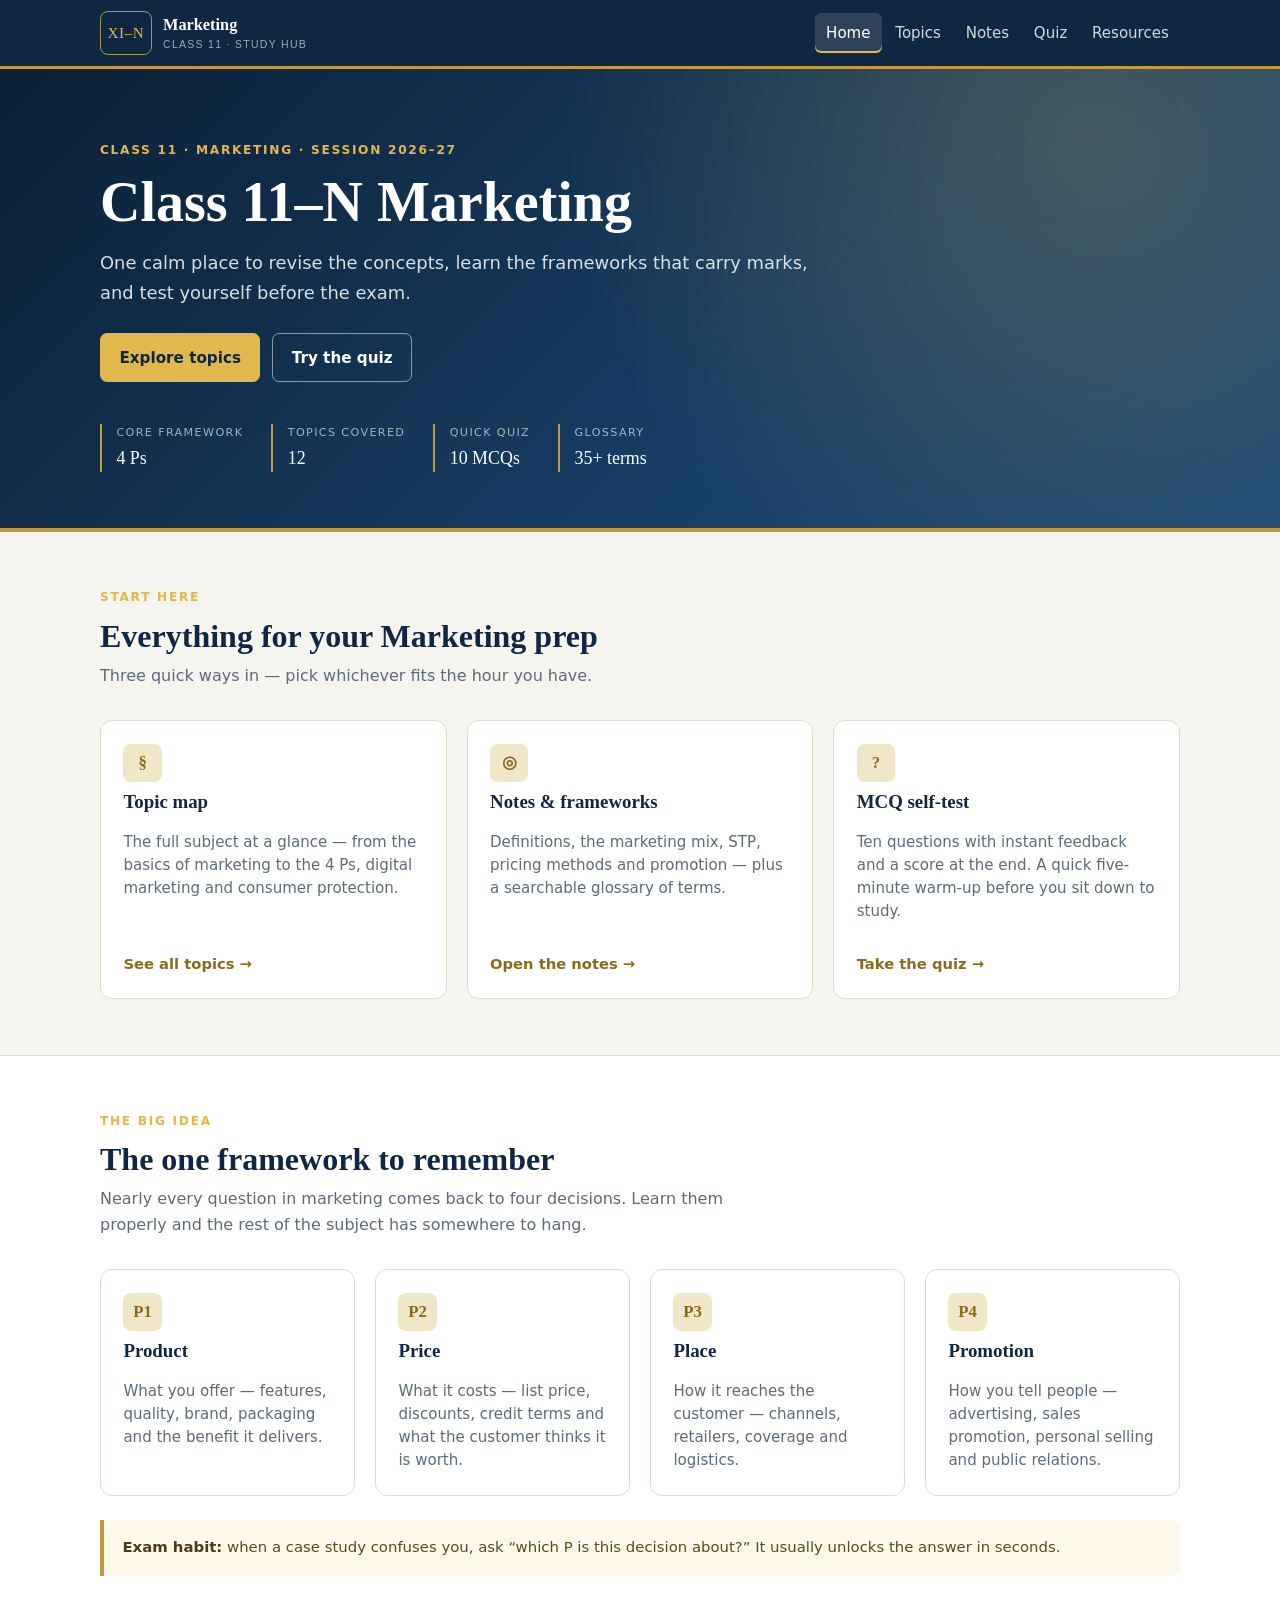
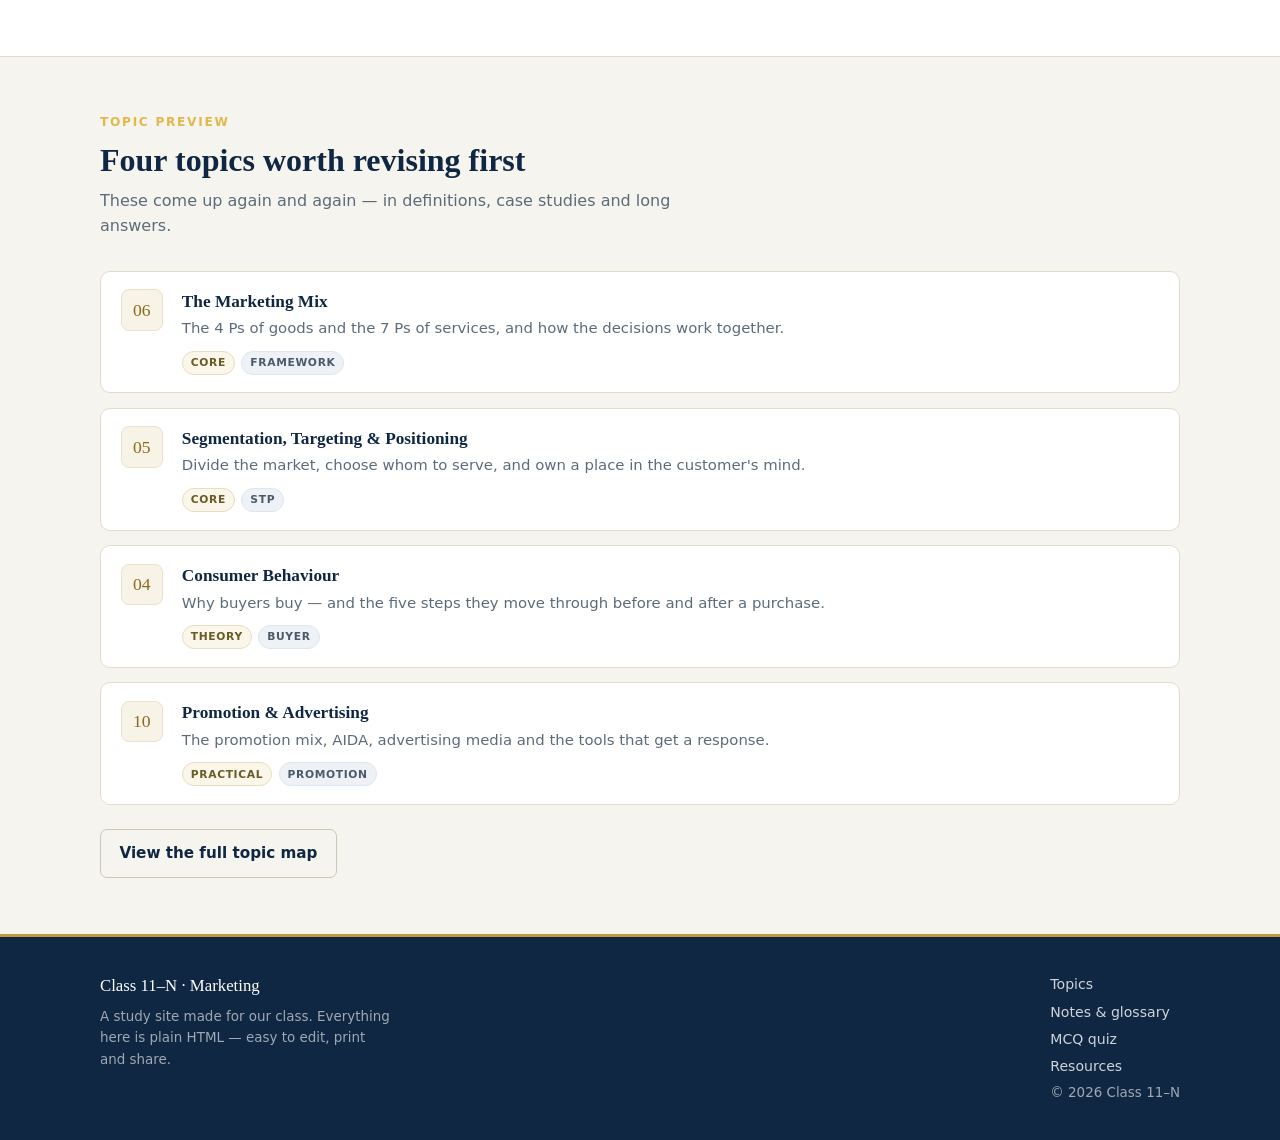
<file: index.html>
<!DOCTYPE html>
<html lang="en">
<head>
  <meta charset="UTF-8">
  <meta name="viewport" content="width=device-width, initial-scale=1">
  <title>Class 11–N Marketing | Home</title>
  <meta name="description" content="Study hub for Class 11–N Marketing: topics, notes, the marketing mix, glossary and a quick MCQ quiz.">
  <link rel="stylesheet" href="assets/styles.css">
</head>
<body>
  <a class="skip-link" href="#main">Skip to content</a>

  <header class="site-header">
    <div class="container header-inner">
      <a class="brand" href="index.html">
        <span class="brand-mark">XI–N</span>
        <span class="brand-text">Marketing<small>Class 11 · Study Hub</small></span>
      </a>
      <button class="nav-toggle" type="button" aria-expanded="false" aria-controls="site-nav">Menu</button>
      <nav class="site-nav" id="site-nav" aria-label="Main navigation">
        <a href="index.html" class="active" aria-current="page">Home</a>
        <a href="topics.html">Topics</a>
        <a href="notes.html">Notes</a>
        <a href="quiz.html">Quiz</a>
        <a href="resources.html">Resources</a>
      </nav>
    </div>
  </header>

  <main id="main">
    <section class="hero">
      <div class="container">
        <p class="eyebrow">Class 11 · Marketing · Session 2026–27</p>
        <h1>Class 11–N Marketing</h1>
        <p class="lede">
          One calm place to revise the concepts, learn the frameworks that carry
          marks, and test yourself before the exam.
        </p>
        <div class="hero-actions">
          <a class="btn btn-gold" href="topics.html">Explore topics</a>
          <a class="btn btn-ghost" href="quiz.html">Try the quiz</a>
        </div>
        <dl class="hero-stats">
          <div>
            <dt>Core framework</dt>
            <dd>4 Ps</dd>
          </div>
          <div>
            <dt>Topics covered</dt>
            <dd>12</dd>
          </div>
          <div>
            <dt>Quick quiz</dt>
            <dd>10 MCQs</dd>
          </div>
          <div>
            <dt>Glossary</dt>
            <dd>35+ terms</dd>
          </div>
        </dl>
      </div>
    </section>

    <section class="section">
      <div class="container">
        <div class="section-head">
          <p class="kicker">Start here</p>
          <h2>Everything for your Marketing prep</h2>
          <p class="section-sub">Three quick ways in — pick whichever fits the hour you have.</p>
        </div>

        <div class="grid">
          <article class="card">
            <span class="card-icon" aria-hidden="true">§</span>
            <h3>Topic map</h3>
            <p>
              The full subject at a glance — from the basics of marketing to the
              4 Ps, digital marketing and consumer protection.
            </p>
            <a class="card-link" href="topics.html">See all topics →</a>
          </article>

          <article class="card">
            <span class="card-icon" aria-hidden="true">◎</span>
            <h3>Notes &amp; frameworks</h3>
            <p>
              Definitions, the marketing mix, STP, pricing methods and promotion —
              plus a searchable glossary of terms.
            </p>
            <a class="card-link" href="notes.html">Open the notes →</a>
          </article>

          <article class="card">
            <span class="card-icon" aria-hidden="true">?</span>
            <h3>MCQ self-test</h3>
            <p>
              Ten questions with instant feedback and a score at the end. A quick
              five-minute warm-up before you sit down to study.
            </p>
            <a class="card-link" href="quiz.html">Take the quiz →</a>
          </article>
        </div>
      </div>
    </section>

    <section class="section section-alt">
      <div class="container">
        <div class="section-head">
          <p class="kicker">The big idea</p>
          <h2>The one framework to remember</h2>
          <p class="section-sub">
            Nearly every question in marketing comes back to four decisions. Learn
            them properly and the rest of the subject has somewhere to hang.
          </p>
        </div>

        <div class="grid">
          <article class="card">
            <span class="card-icon" aria-hidden="true">P1</span>
            <h3>Product</h3>
            <p>What you offer — features, quality, brand, packaging and the benefit it delivers.</p>
          </article>
          <article class="card">
            <span class="card-icon" aria-hidden="true">P2</span>
            <h3>Price</h3>
            <p>What it costs — list price, discounts, credit terms and what the customer thinks it is worth.</p>
          </article>
          <article class="card">
            <span class="card-icon" aria-hidden="true">P3</span>
            <h3>Place</h3>
            <p>How it reaches the customer — channels, retailers, coverage and logistics.</p>
          </article>
          <article class="card">
            <span class="card-icon" aria-hidden="true">P4</span>
            <h3>Promotion</h3>
            <p>How you tell people — advertising, sales promotion, personal selling and public relations.</p>
          </article>
        </div>

        <div class="callout">
          <strong>Exam habit:</strong> when a case study confuses you, ask “which P
          is this decision about?” It usually unlocks the answer in seconds.
        </div>
      </div>
    </section>

    <section class="section">
      <div class="container">
        <div class="section-head">
          <p class="kicker">Topic preview</p>
          <h2>Four topics worth revising first</h2>
          <p class="section-sub">
            These come up again and again — in definitions, case studies and long
            answers.
          </p>
        </div>

        <div class="chapter-list">
          <article class="chapter">
            <span class="chapter-num">06</span>
            <div>
              <h3>The Marketing Mix</h3>
              <p>The 4 Ps of goods and the 7 Ps of services, and how the decisions work together.</p>
              <div class="tags">
                <span class="tag">Core</span>
                <span class="tag tag-soft">Framework</span>
              </div>
            </div>
          </article>

          <article class="chapter">
            <span class="chapter-num">05</span>
            <div>
              <h3>Segmentation, Targeting &amp; Positioning</h3>
              <p>Divide the market, choose whom to serve, and own a place in the customer's mind.</p>
              <div class="tags">
                <span class="tag">Core</span>
                <span class="tag tag-soft">STP</span>
              </div>
            </div>
          </article>

          <article class="chapter">
            <span class="chapter-num">04</span>
            <div>
              <h3>Consumer Behaviour</h3>
              <p>Why buyers buy — and the five steps they move through before and after a purchase.</p>
              <div class="tags">
                <span class="tag">Theory</span>
                <span class="tag tag-soft">Buyer</span>
              </div>
            </div>
          </article>

          <article class="chapter">
            <span class="chapter-num">10</span>
            <div>
              <h3>Promotion &amp; Advertising</h3>
              <p>The promotion mix, AIDA, advertising media and the tools that get a response.</p>
              <div class="tags">
                <span class="tag">Practical</span>
                <span class="tag tag-soft">Promotion</span>
              </div>
            </div>
          </article>
        </div>

        <p style="margin-top: 1.5rem;">
          <a class="btn btn-outline" href="topics.html">View the full topic map</a>
        </p>
      </div>
    </section>
  </main>

  <footer class="site-footer">
    <div class="container footer-inner">
      <div>
        <p class="footer-brand">Class 11–N · Marketing</p>
        <p class="footer-note">
          A study site made for our class. Everything here is plain HTML — easy to
          edit, print and share.
        </p>
      </div>
      <div class="footer-links">
        <a href="topics.html">Topics</a>
        <a href="notes.html">Notes &amp; glossary</a>
        <a href="quiz.html">MCQ quiz</a>
        <a href="resources.html">Resources</a>
        <p class="footer-note">© <span data-year>2026</span> Class 11–N</p>
      </div>
    </div>
  </footer>

  <script src="assets/script.js"></script>
</body>
</html>
</file>
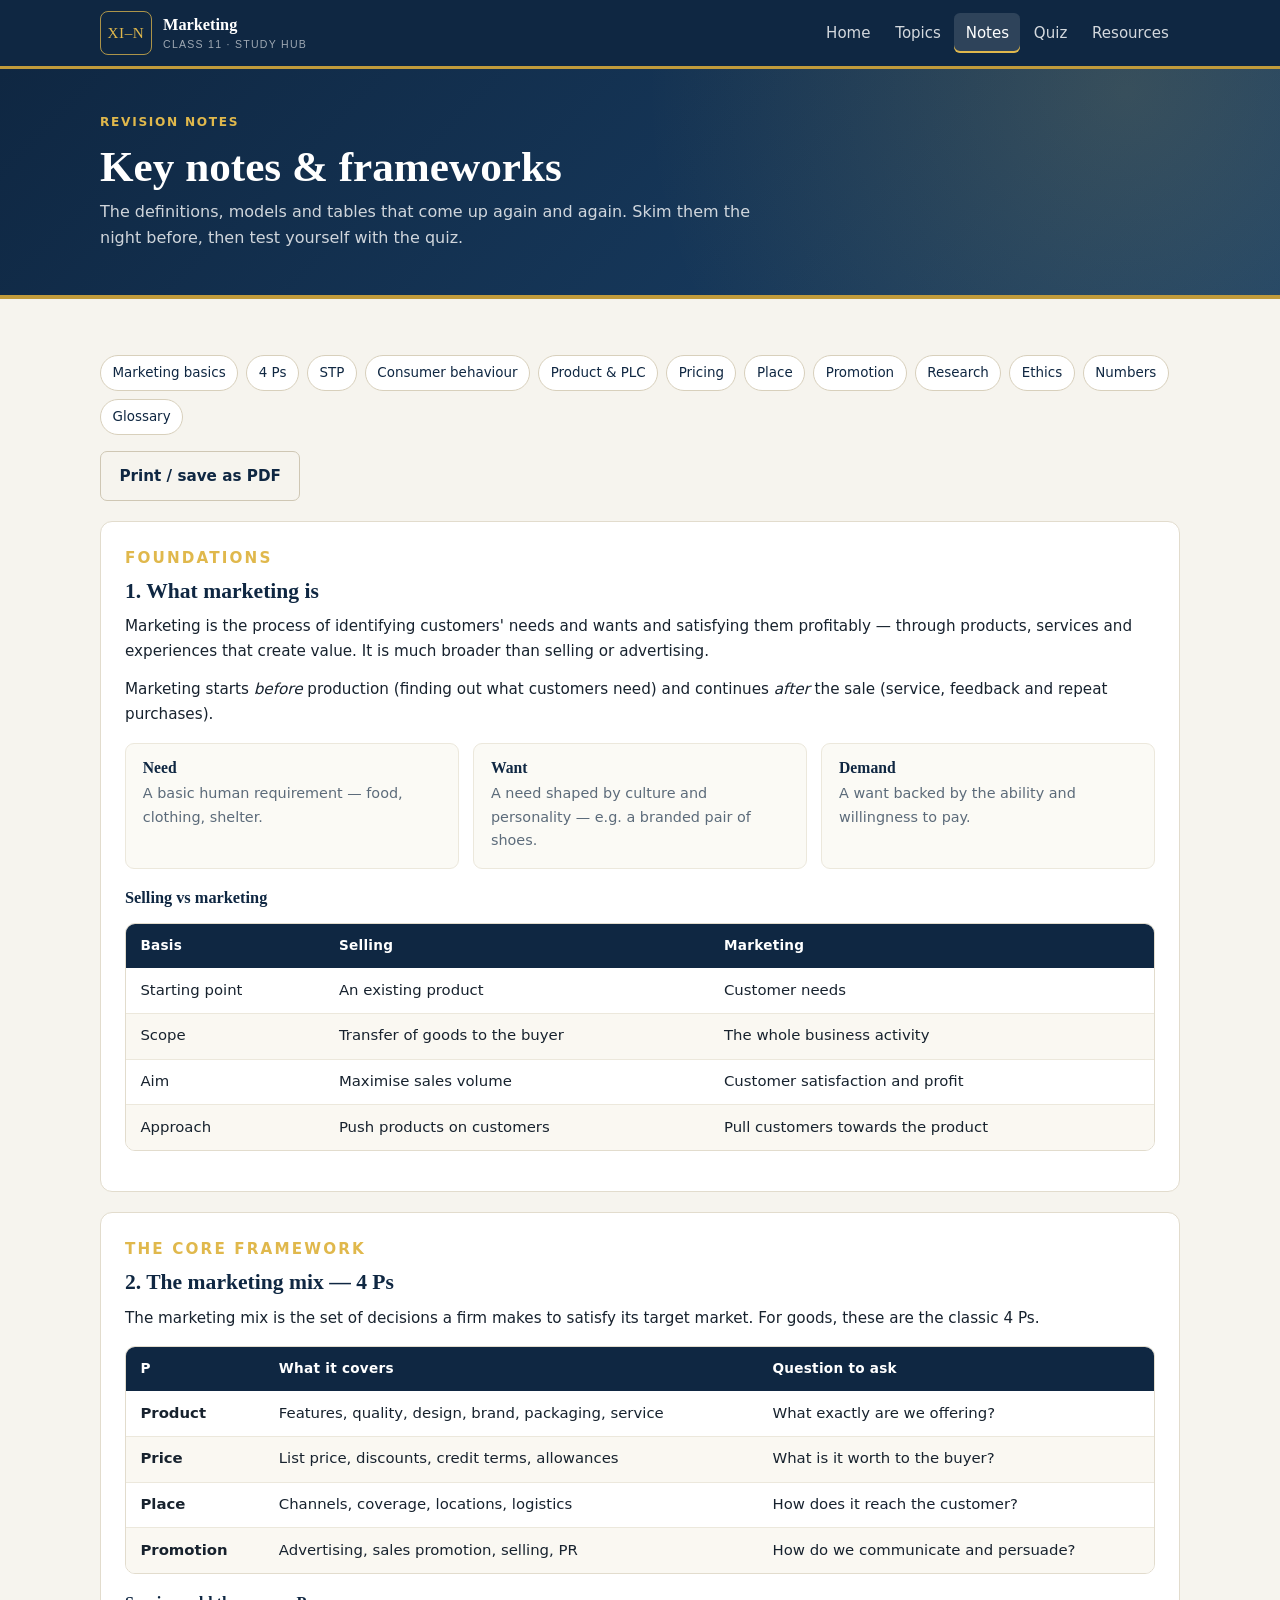
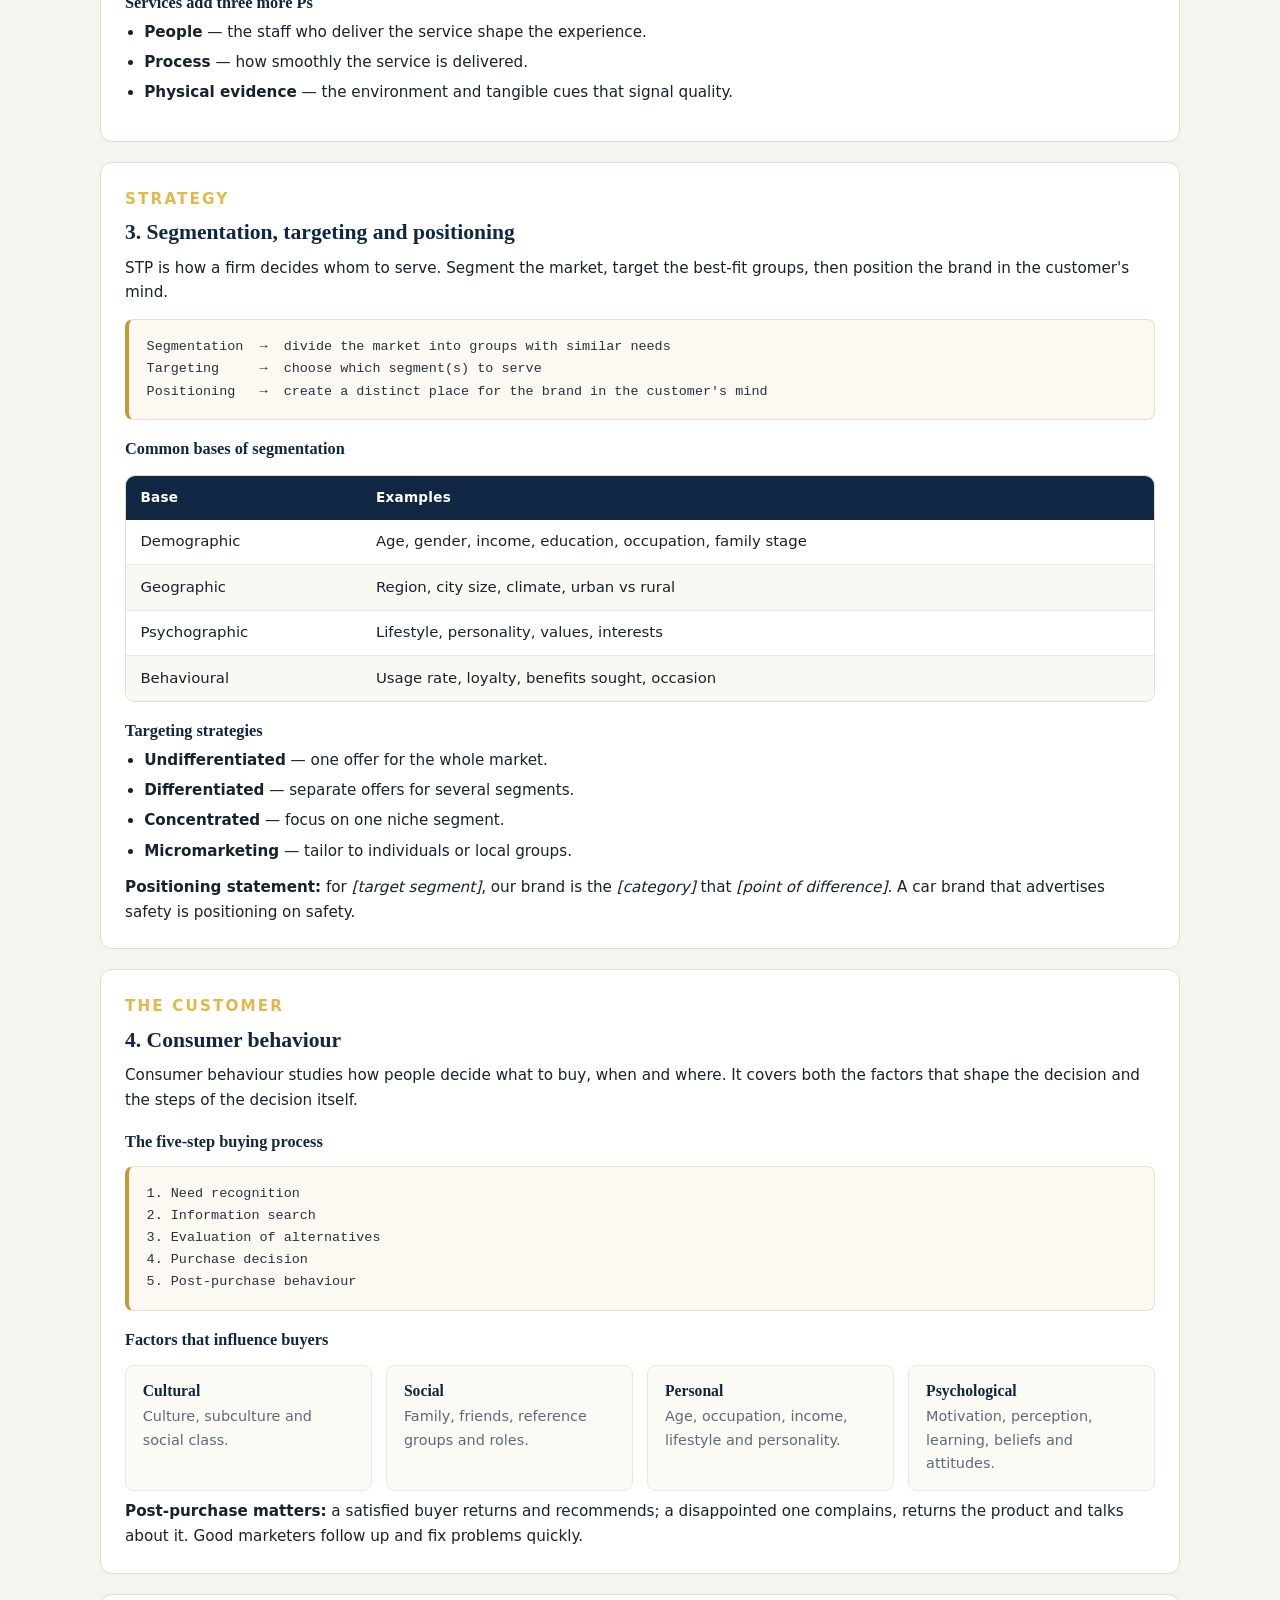
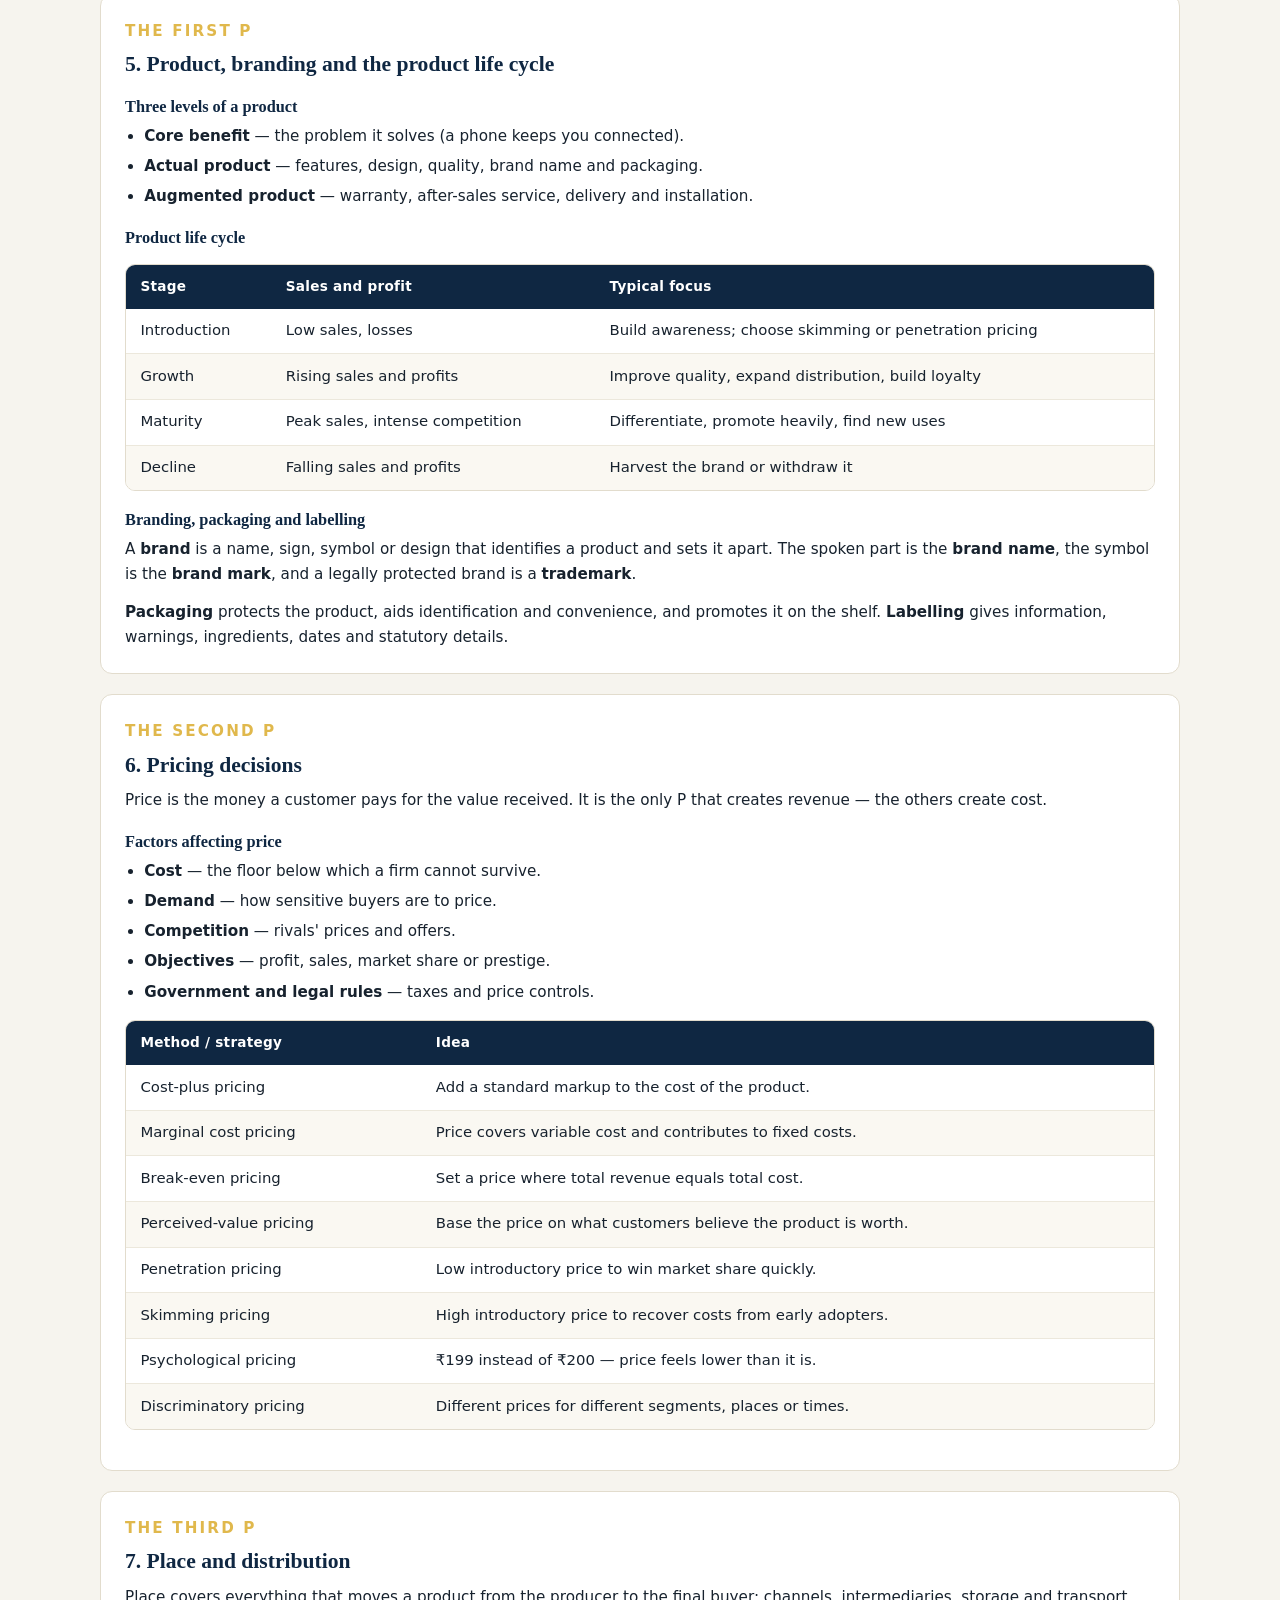
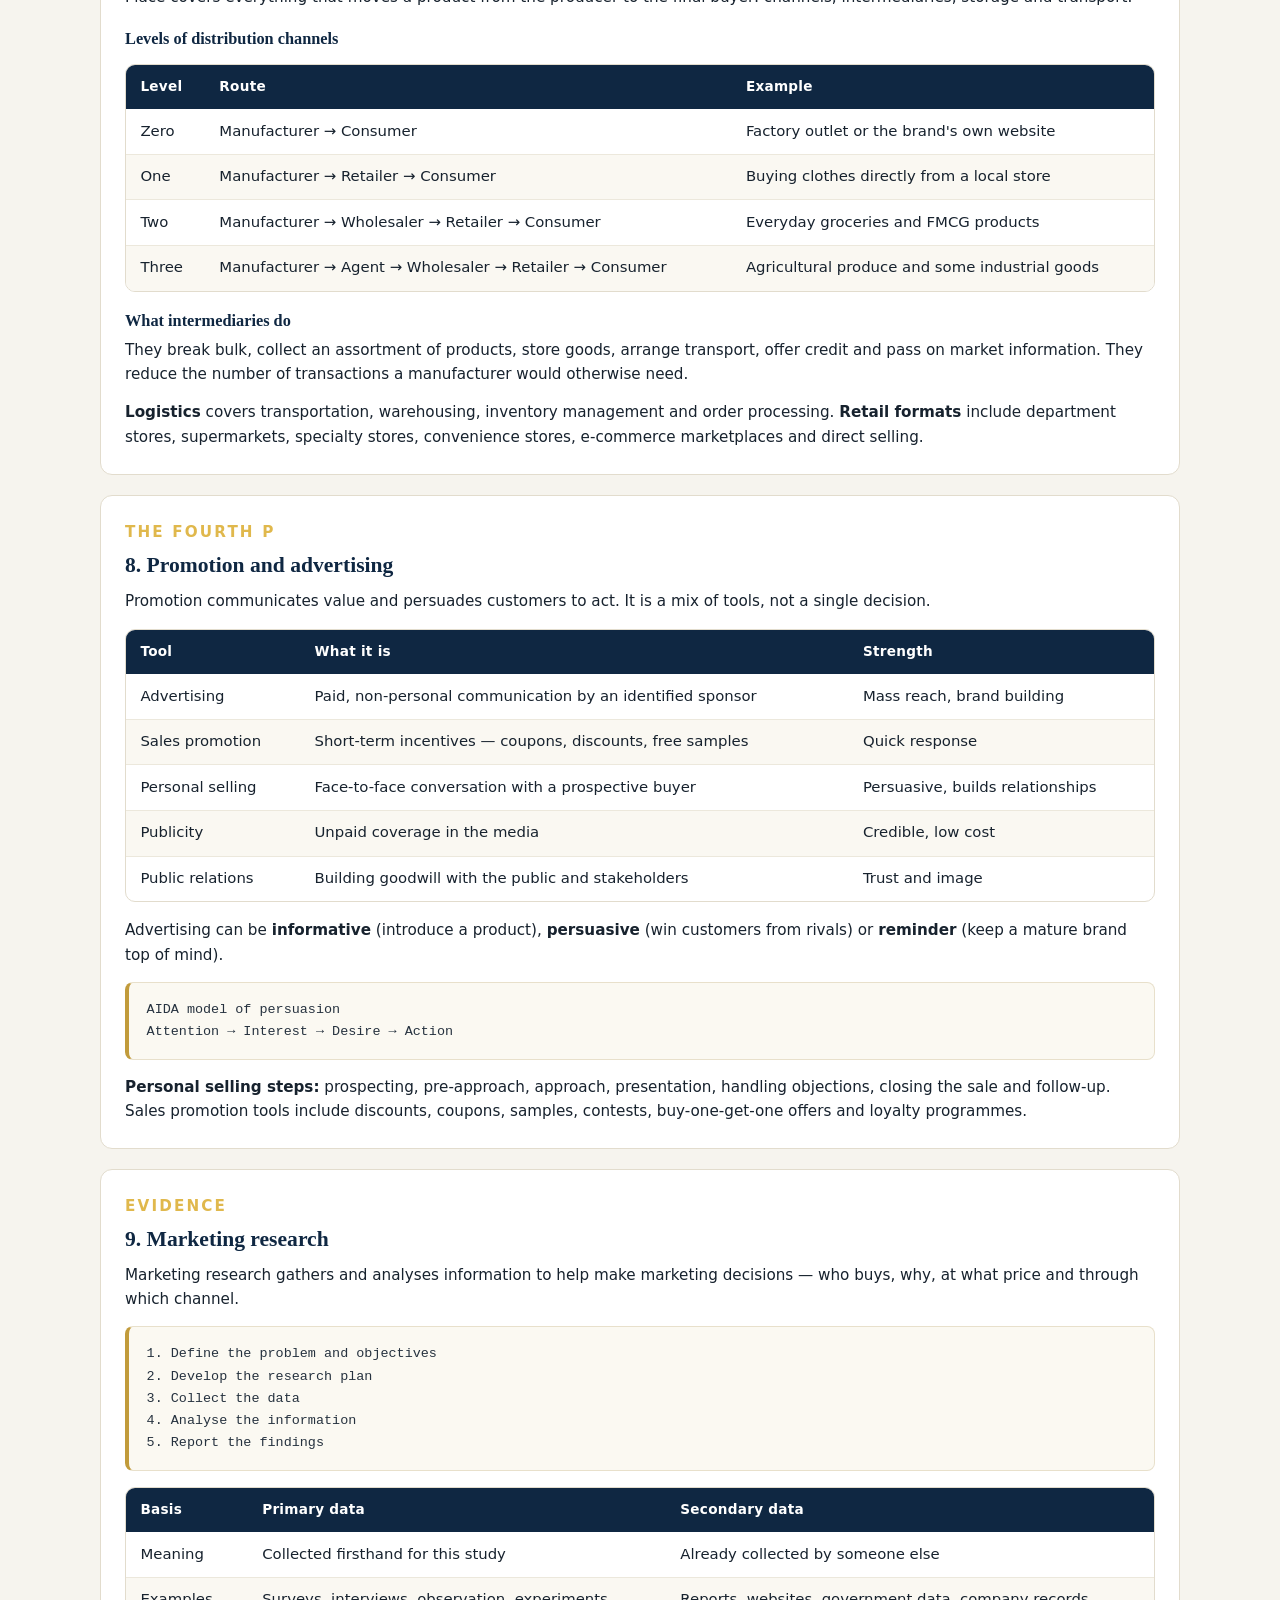
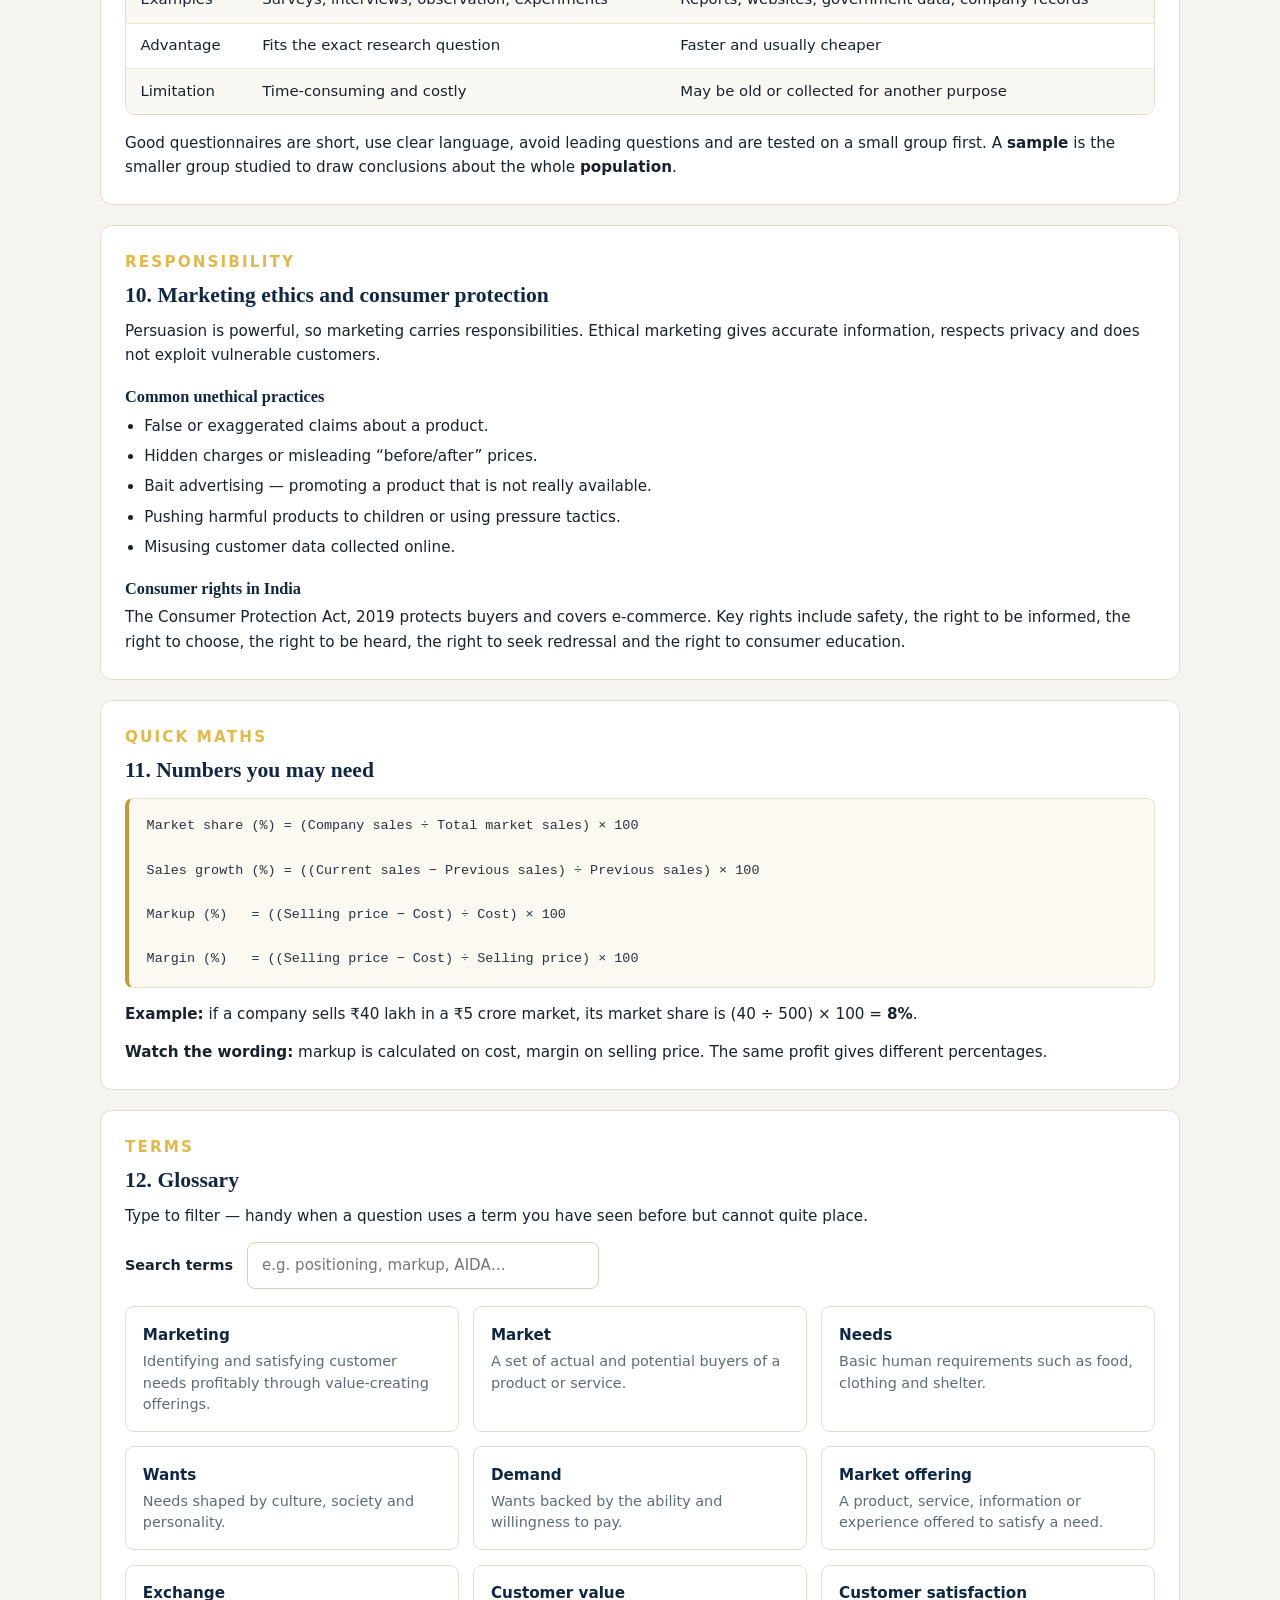
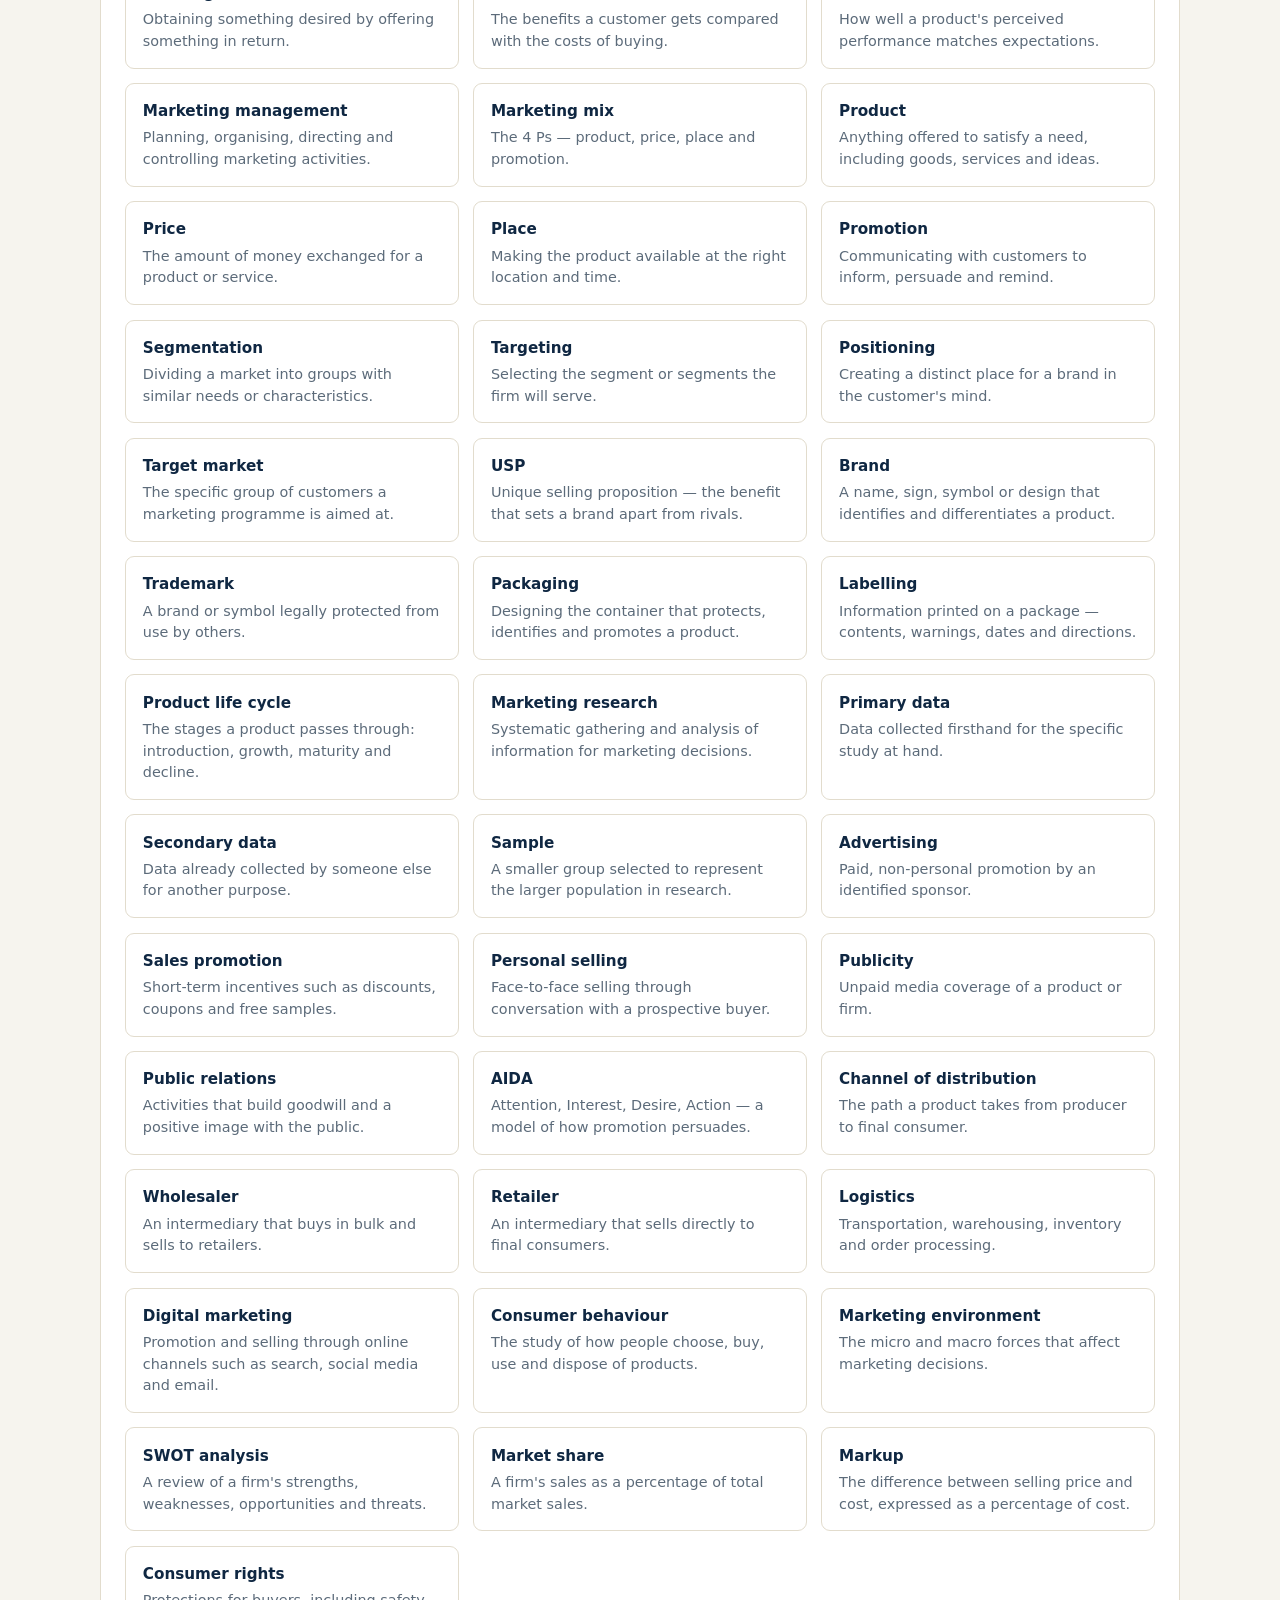
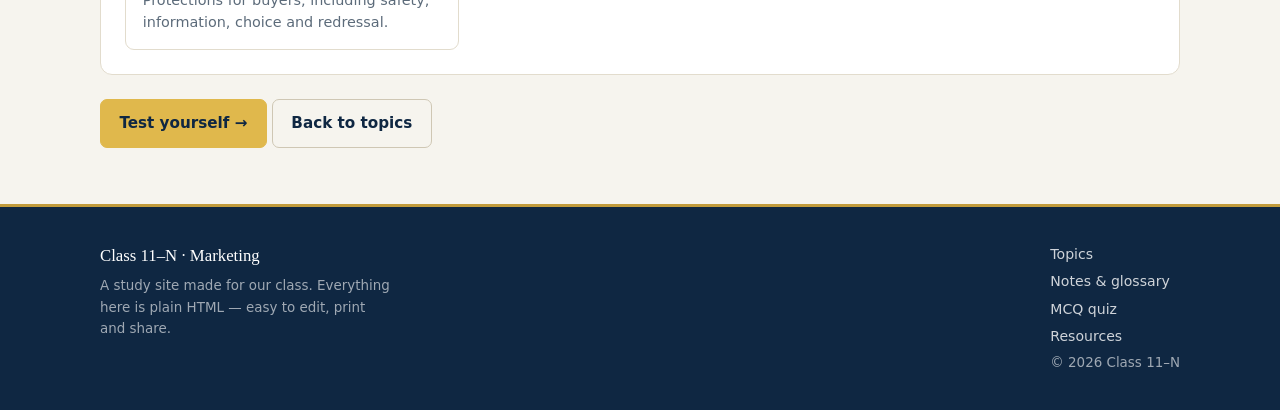
<file: notes.html>
<!DOCTYPE html>
<html lang="en">
<head>
  <meta charset="UTF-8">
  <meta name="viewport" content="width=device-width, initial-scale=1">
  <title>Notes &amp; Frameworks | Class 11–N Marketing</title>
  <meta name="description" content="Key Class 11 Marketing notes: marketing basics, 4 Ps, STP, consumer behaviour, product life cycle, pricing, distribution, promotion, research, ethics and a searchable glossary.">
  <link rel="stylesheet" href="assets/styles.css">
</head>
<body>
  <a class="skip-link" href="#main">Skip to content</a>

  <header class="site-header">
    <div class="container header-inner">
      <a class="brand" href="index.html">
        <span class="brand-mark">XI–N</span>
        <span class="brand-text">Marketing<small>Class 11 · Study Hub</small></span>
      </a>
      <button class="nav-toggle" type="button" aria-expanded="false" aria-controls="site-nav">Menu</button>
      <nav class="site-nav" id="site-nav" aria-label="Main navigation">
        <a href="index.html">Home</a>
        <a href="topics.html">Topics</a>
        <a href="notes.html" class="active" aria-current="page">Notes</a>
        <a href="quiz.html">Quiz</a>
        <a href="resources.html">Resources</a>
      </nav>
    </div>
  </header>

  <main id="main">
    <section class="page-head">
      <div class="container">
        <p class="kicker">Revision notes</p>
        <h1>Key notes &amp; frameworks</h1>
        <p>
          The definitions, models and tables that come up again and again. Skim them
          the night before, then test yourself with the quiz.
        </p>
      </div>
    </section>

    <section class="section">
      <div class="container">
        <div style="display: flex; flex-wrap: wrap; align-items: center; justify-content: space-between; gap: 1rem; margin-bottom: 1.25rem;">
          <nav class="chips" aria-label="Jump to a note" style="margin: 0;">
            <a class="chip" href="#basics">Marketing basics</a>
            <a class="chip" href="#mix">4 Ps</a>
            <a class="chip" href="#stp">STP</a>
            <a class="chip" href="#buyer">Consumer behaviour</a>
            <a class="chip" href="#product">Product &amp; PLC</a>
            <a class="chip" href="#pricing">Pricing</a>
            <a class="chip" href="#place">Place</a>
            <a class="chip" href="#promotion">Promotion</a>
            <a class="chip" href="#research">Research</a>
            <a class="chip" href="#ethics">Ethics</a>
            <a class="chip" href="#numbers">Numbers</a>
            <a class="chip" href="#glossary">Glossary</a>
          </nav>
          <button class="btn btn-outline print-hide" type="button" data-print>Print / save as PDF</button>
        </div>

        <div class="note-stack">
          <article class="note-card" id="basics">
            <p class="kicker">Foundations</p>
            <h2>1. What marketing is</h2>
            <p>
              Marketing is the process of identifying customers' needs and wants and
              satisfying them profitably — through products, services and experiences
              that create value. It is much broader than selling or advertising.
            </p>
            <p>
              Marketing starts <em>before</em> production (finding out what customers
              need) and continues <em>after</em> the sale (service, feedback and repeat
              purchases).
            </p>
            <div class="mini-grid">
              <div class="mini">
                <h4>Need</h4>
                <p>A basic human requirement — food, clothing, shelter.</p>
              </div>
              <div class="mini">
                <h4>Want</h4>
                <p>A need shaped by culture and personality — e.g. a branded pair of shoes.</p>
              </div>
              <div class="mini">
                <h4>Demand</h4>
                <p>A want backed by the ability and willingness to pay.</p>
              </div>
            </div>
            <h3>Selling vs marketing</h3>
            <div class="table-wrap">
              <table>
                <thead>
                  <tr>
                    <th scope="col">Basis</th>
                    <th scope="col">Selling</th>
                    <th scope="col">Marketing</th>
                  </tr>
                </thead>
                <tbody>
                  <tr>
                    <td>Starting point</td>
                    <td>An existing product</td>
                    <td>Customer needs</td>
                  </tr>
                  <tr>
                    <td>Scope</td>
                    <td>Transfer of goods to the buyer</td>
                    <td>The whole business activity</td>
                  </tr>
                  <tr>
                    <td>Aim</td>
                    <td>Maximise sales volume</td>
                    <td>Customer satisfaction and profit</td>
                  </tr>
                  <tr>
                    <td>Approach</td>
                    <td>Push products on customers</td>
                    <td>Pull customers towards the product</td>
                  </tr>
                </tbody>
              </table>
            </div>
          </article>

          <article class="note-card" id="mix">
            <p class="kicker">The core framework</p>
            <h2>2. The marketing mix — 4 Ps</h2>
            <p>
              The marketing mix is the set of decisions a firm makes to satisfy its
              target market. For goods, these are the classic 4 Ps.
            </p>
            <div class="table-wrap">
              <table>
                <thead>
                  <tr>
                    <th scope="col">P</th>
                    <th scope="col">What it covers</th>
                    <th scope="col">Question to ask</th>
                  </tr>
                </thead>
                <tbody>
                  <tr>
                    <td><strong>Product</strong></td>
                    <td>Features, quality, design, brand, packaging, service</td>
                    <td>What exactly are we offering?</td>
                  </tr>
                  <tr>
                    <td><strong>Price</strong></td>
                    <td>List price, discounts, credit terms, allowances</td>
                    <td>What is it worth to the buyer?</td>
                  </tr>
                  <tr>
                    <td><strong>Place</strong></td>
                    <td>Channels, coverage, locations, logistics</td>
                    <td>How does it reach the customer?</td>
                  </tr>
                  <tr>
                    <td><strong>Promotion</strong></td>
                    <td>Advertising, sales promotion, selling, PR</td>
                    <td>How do we communicate and persuade?</td>
                  </tr>
                </tbody>
              </table>
            </div>
            <h3>Services add three more Ps</h3>
            <ul>
              <li><strong>People</strong> — the staff who deliver the service shape the experience.</li>
              <li><strong>Process</strong> — how smoothly the service is delivered.</li>
              <li><strong>Physical evidence</strong> — the environment and tangible cues that signal quality.</li>
            </ul>
          </article>

          <article class="note-card" id="stp">
            <p class="kicker">Strategy</p>
            <h2>3. Segmentation, targeting and positioning</h2>
            <p>
              STP is how a firm decides whom to serve. Segment the market, target the
              best-fit groups, then position the brand in the customer's mind.
            </p>
            <div class="format-box">
              <pre>Segmentation  →  divide the market into groups with similar needs
Targeting     →  choose which segment(s) to serve
Positioning   →  create a distinct place for the brand in the customer's mind</pre>
            </div>
            <h3>Common bases of segmentation</h3>
            <div class="table-wrap">
              <table>
                <thead>
                  <tr>
                    <th scope="col">Base</th>
                    <th scope="col">Examples</th>
                  </tr>
                </thead>
                <tbody>
                  <tr>
                    <td>Demographic</td>
                    <td>Age, gender, income, education, occupation, family stage</td>
                  </tr>
                  <tr>
                    <td>Geographic</td>
                    <td>Region, city size, climate, urban vs rural</td>
                  </tr>
                  <tr>
                    <td>Psychographic</td>
                    <td>Lifestyle, personality, values, interests</td>
                  </tr>
                  <tr>
                    <td>Behavioural</td>
                    <td>Usage rate, loyalty, benefits sought, occasion</td>
                  </tr>
                </tbody>
              </table>
            </div>
            <h3>Targeting strategies</h3>
            <ul>
              <li><strong>Undifferentiated</strong> — one offer for the whole market.</li>
              <li><strong>Differentiated</strong> — separate offers for several segments.</li>
              <li><strong>Concentrated</strong> — focus on one niche segment.</li>
              <li><strong>Micromarketing</strong> — tailor to individuals or local groups.</li>
            </ul>
            <p>
              <strong>Positioning statement:</strong> for <em>[target segment]</em>, our
              brand is the <em>[category]</em> that <em>[point of difference]</em>.
              A car brand that advertises safety is positioning on safety.
            </p>
          </article>

          <article class="note-card" id="buyer">
            <p class="kicker">The customer</p>
            <h2>4. Consumer behaviour</h2>
            <p>
              Consumer behaviour studies how people decide what to buy, when and
              where. It covers both the factors that shape the decision and the steps
              of the decision itself.
            </p>
            <h3>The five-step buying process</h3>
            <div class="format-box">
              <pre>1. Need recognition
2. Information search
3. Evaluation of alternatives
4. Purchase decision
5. Post-purchase behaviour</pre>
            </div>
            <h3>Factors that influence buyers</h3>
            <div class="mini-grid">
              <div class="mini">
                <h4>Cultural</h4>
                <p>Culture, subculture and social class.</p>
              </div>
              <div class="mini">
                <h4>Social</h4>
                <p>Family, friends, reference groups and roles.</p>
              </div>
              <div class="mini">
                <h4>Personal</h4>
                <p>Age, occupation, income, lifestyle and personality.</p>
              </div>
              <div class="mini">
                <h4>Psychological</h4>
                <p>Motivation, perception, learning, beliefs and attitudes.</p>
              </div>
            </div>
            <p>
              <strong>Post-purchase matters:</strong> a satisfied buyer returns and
              recommends; a disappointed one complains, returns the product and talks
              about it. Good marketers follow up and fix problems quickly.
            </p>
          </article>

          <article class="note-card" id="product">
            <p class="kicker">The first P</p>
            <h2>5. Product, branding and the product life cycle</h2>
            <h3>Three levels of a product</h3>
            <ul>
              <li><strong>Core benefit</strong> — the problem it solves (a phone keeps you connected).</li>
              <li><strong>Actual product</strong> — features, design, quality, brand name and packaging.</li>
              <li><strong>Augmented product</strong> — warranty, after-sales service, delivery and installation.</li>
            </ul>
            <h3>Product life cycle</h3>
            <div class="table-wrap">
              <table>
                <thead>
                  <tr>
                    <th scope="col">Stage</th>
                    <th scope="col">Sales and profit</th>
                    <th scope="col">Typical focus</th>
                  </tr>
                </thead>
                <tbody>
                  <tr>
                    <td>Introduction</td>
                    <td>Low sales, losses</td>
                    <td>Build awareness; choose skimming or penetration pricing</td>
                  </tr>
                  <tr>
                    <td>Growth</td>
                    <td>Rising sales and profits</td>
                    <td>Improve quality, expand distribution, build loyalty</td>
                  </tr>
                  <tr>
                    <td>Maturity</td>
                    <td>Peak sales, intense competition</td>
                    <td>Differentiate, promote heavily, find new uses</td>
                  </tr>
                  <tr>
                    <td>Decline</td>
                    <td>Falling sales and profits</td>
                    <td>Harvest the brand or withdraw it</td>
                  </tr>
                </tbody>
              </table>
            </div>
            <h3>Branding, packaging and labelling</h3>
            <p>
              A <strong>brand</strong> is a name, sign, symbol or design that identifies
              a product and sets it apart. The spoken part is the <strong>brand name</strong>,
              the symbol is the <strong>brand mark</strong>, and a legally protected brand
              is a <strong>trademark</strong>.
            </p>
            <p>
              <strong>Packaging</strong> protects the product, aids identification and
              convenience, and promotes it on the shelf. <strong>Labelling</strong> gives
              information, warnings, ingredients, dates and statutory details.
            </p>
          </article>

          <article class="note-card" id="pricing">
            <p class="kicker">The second P</p>
            <h2>6. Pricing decisions</h2>
            <p>
              Price is the money a customer pays for the value received. It is the
              only P that creates revenue — the others create cost.
            </p>
            <h3>Factors affecting price</h3>
            <ul>
              <li><strong>Cost</strong> — the floor below which a firm cannot survive.</li>
              <li><strong>Demand</strong> — how sensitive buyers are to price.</li>
              <li><strong>Competition</strong> — rivals' prices and offers.</li>
              <li><strong>Objectives</strong> — profit, sales, market share or prestige.</li>
              <li><strong>Government and legal rules</strong> — taxes and price controls.</li>
            </ul>
            <div class="table-wrap">
              <table>
                <thead>
                  <tr>
                    <th scope="col">Method / strategy</th>
                    <th scope="col">Idea</th>
                  </tr>
                </thead>
                <tbody>
                  <tr>
                    <td>Cost-plus pricing</td>
                    <td>Add a standard markup to the cost of the product.</td>
                  </tr>
                  <tr>
                    <td>Marginal cost pricing</td>
                    <td>Price covers variable cost and contributes to fixed costs.</td>
                  </tr>
                  <tr>
                    <td>Break-even pricing</td>
                    <td>Set a price where total revenue equals total cost.</td>
                  </tr>
                  <tr>
                    <td>Perceived-value pricing</td>
                    <td>Base the price on what customers believe the product is worth.</td>
                  </tr>
                  <tr>
                    <td>Penetration pricing</td>
                    <td>Low introductory price to win market share quickly.</td>
                  </tr>
                  <tr>
                    <td>Skimming pricing</td>
                    <td>High introductory price to recover costs from early adopters.</td>
                  </tr>
                  <tr>
                    <td>Psychological pricing</td>
                    <td>₹199 instead of ₹200 — price feels lower than it is.</td>
                  </tr>
                  <tr>
                    <td>Discriminatory pricing</td>
                    <td>Different prices for different segments, places or times.</td>
                  </tr>
                </tbody>
              </table>
            </div>
          </article>

          <article class="note-card" id="place">
            <p class="kicker">The third P</p>
            <h2>7. Place and distribution</h2>
            <p>
              Place covers everything that moves a product from the producer to the
              final buyer: channels, intermediaries, storage and transport.
            </p>
            <h3>Levels of distribution channels</h3>
            <div class="table-wrap">
              <table>
                <thead>
                  <tr>
                    <th scope="col">Level</th>
                    <th scope="col">Route</th>
                    <th scope="col">Example</th>
                  </tr>
                </thead>
                <tbody>
                  <tr>
                    <td>Zero</td>
                    <td>Manufacturer → Consumer</td>
                    <td>Factory outlet or the brand's own website</td>
                  </tr>
                  <tr>
                    <td>One</td>
                    <td>Manufacturer → Retailer → Consumer</td>
                    <td>Buying clothes directly from a local store</td>
                  </tr>
                  <tr>
                    <td>Two</td>
                    <td>Manufacturer → Wholesaler → Retailer → Consumer</td>
                    <td>Everyday groceries and FMCG products</td>
                  </tr>
                  <tr>
                    <td>Three</td>
                    <td>Manufacturer → Agent → Wholesaler → Retailer → Consumer</td>
                    <td>Agricultural produce and some industrial goods</td>
                  </tr>
                </tbody>
              </table>
            </div>
            <h3>What intermediaries do</h3>
            <p>
              They break bulk, collect an assortment of products, store goods, arrange
              transport, offer credit and pass on market information. They reduce the
              number of transactions a manufacturer would otherwise need.
            </p>
            <p>
              <strong>Logistics</strong> covers transportation, warehousing, inventory
              management and order processing. <strong>Retail formats</strong> include
              department stores, supermarkets, specialty stores, convenience stores,
              e-commerce marketplaces and direct selling.
            </p>
          </article>

          <article class="note-card" id="promotion">
            <p class="kicker">The fourth P</p>
            <h2>8. Promotion and advertising</h2>
            <p>
              Promotion communicates value and persuades customers to act. It is a
              mix of tools, not a single decision.
            </p>
            <div class="table-wrap">
              <table>
                <thead>
                  <tr>
                    <th scope="col">Tool</th>
                    <th scope="col">What it is</th>
                    <th scope="col">Strength</th>
                  </tr>
                </thead>
                <tbody>
                  <tr>
                    <td>Advertising</td>
                    <td>Paid, non-personal communication by an identified sponsor</td>
                    <td>Mass reach, brand building</td>
                  </tr>
                  <tr>
                    <td>Sales promotion</td>
                    <td>Short-term incentives — coupons, discounts, free samples</td>
                    <td>Quick response</td>
                  </tr>
                  <tr>
                    <td>Personal selling</td>
                    <td>Face-to-face conversation with a prospective buyer</td>
                    <td>Persuasive, builds relationships</td>
                  </tr>
                  <tr>
                    <td>Publicity</td>
                    <td>Unpaid coverage in the media</td>
                    <td>Credible, low cost</td>
                  </tr>
                  <tr>
                    <td>Public relations</td>
                    <td>Building goodwill with the public and stakeholders</td>
                    <td>Trust and image</td>
                  </tr>
                </tbody>
              </table>
            </div>
            <p>
              Advertising can be <strong>informative</strong> (introduce a product),
              <strong>persuasive</strong> (win customers from rivals) or
              <strong>reminder</strong> (keep a mature brand top of mind).
            </p>
            <div class="format-box">
              <pre>AIDA model of persuasion
Attention → Interest → Desire → Action</pre>
            </div>
            <p>
              <strong>Personal selling steps:</strong> prospecting, pre-approach,
              approach, presentation, handling objections, closing the sale and
              follow-up. Sales promotion tools include discounts, coupons, samples,
              contests, buy-one-get-one offers and loyalty programmes.
            </p>
          </article>

          <article class="note-card" id="research">
            <p class="kicker">Evidence</p>
            <h2>9. Marketing research</h2>
            <p>
              Marketing research gathers and analyses information to help make
              marketing decisions — who buys, why, at what price and through which
              channel.
            </p>
            <div class="format-box">
              <pre>1. Define the problem and objectives
2. Develop the research plan
3. Collect the data
4. Analyse the information
5. Report the findings</pre>
            </div>
            <div class="table-wrap">
              <table>
                <thead>
                  <tr>
                    <th scope="col">Basis</th>
                    <th scope="col">Primary data</th>
                    <th scope="col">Secondary data</th>
                  </tr>
                </thead>
                <tbody>
                  <tr>
                    <td>Meaning</td>
                    <td>Collected firsthand for this study</td>
                    <td>Already collected by someone else</td>
                  </tr>
                  <tr>
                    <td>Examples</td>
                    <td>Surveys, interviews, observation, experiments</td>
                    <td>Reports, websites, government data, company records</td>
                  </tr>
                  <tr>
                    <td>Advantage</td>
                    <td>Fits the exact research question</td>
                    <td>Faster and usually cheaper</td>
                  </tr>
                  <tr>
                    <td>Limitation</td>
                    <td>Time-consuming and costly</td>
                    <td>May be old or collected for another purpose</td>
                  </tr>
                </tbody>
              </table>
            </div>
            <p>
              Good questionnaires are short, use clear language, avoid leading questions
              and are tested on a small group first. A <strong>sample</strong> is the
              smaller group studied to draw conclusions about the whole
              <strong>population</strong>.
            </p>
          </article>

          <article class="note-card" id="ethics">
            <p class="kicker">Responsibility</p>
            <h2>10. Marketing ethics and consumer protection</h2>
            <p>
              Persuasion is powerful, so marketing carries responsibilities. Ethical
              marketing gives accurate information, respects privacy and does not
              exploit vulnerable customers.
            </p>
            <h3>Common unethical practices</h3>
            <ul>
              <li>False or exaggerated claims about a product.</li>
              <li>Hidden charges or misleading “before/after” prices.</li>
              <li>Bait advertising — promoting a product that is not really available.</li>
              <li>Pushing harmful products to children or using pressure tactics.</li>
              <li>Misusing customer data collected online.</li>
            </ul>
            <h3>Consumer rights in India</h3>
            <p>
              The Consumer Protection Act, 2019 protects buyers and covers
              e-commerce. Key rights include safety, the right to be informed, the
              right to choose, the right to be heard, the right to seek redressal and
              the right to consumer education.
            </p>
          </article>

          <article class="note-card" id="numbers">
            <p class="kicker">Quick maths</p>
            <h2>11. Numbers you may need</h2>
            <div class="format-box">
              <pre>Market share (%) = (Company sales ÷ Total market sales) × 100

Sales growth (%) = ((Current sales − Previous sales) ÷ Previous sales) × 100

Markup (%)   = ((Selling price − Cost) ÷ Cost) × 100

Margin (%)   = ((Selling price − Cost) ÷ Selling price) × 100</pre>
            </div>
            <p>
              <strong>Example:</strong> if a company sells ₹40 lakh in a ₹5 crore
              market, its market share is (40 ÷ 500) × 100 = <strong>8%</strong>.
            </p>
            <p>
              <strong>Watch the wording:</strong> markup is calculated on cost, margin
              on selling price. The same profit gives different percentages.
            </p>
          </article>

          <article class="note-card" id="glossary">
            <p class="kicker">Terms</p>
            <h2>12. Glossary</h2>
            <p>Type to filter — handy when a question uses a term you have seen before but cannot quite place.</p>
            <div class="glossary-tools">
              <label for="glossary-search" class="print-hide" style="font-weight: 600; font-size: 0.9rem;">Search terms</label>
              <input
                class="search-input print-hide"
                id="glossary-search"
                type="search"
                placeholder="e.g. positioning, markup, AIDA…"
                autocomplete="off"
              >
            </div>

            <dl class="glossary">
              <div class="term">
                <dt>Marketing</dt>
                <dd>Identifying and satisfying customer needs profitably through value-creating offerings.</dd>
              </div>
              <div class="term">
                <dt>Market</dt>
                <dd>A set of actual and potential buyers of a product or service.</dd>
              </div>
              <div class="term">
                <dt>Needs</dt>
                <dd>Basic human requirements such as food, clothing and shelter.</dd>
              </div>
              <div class="term">
                <dt>Wants</dt>
                <dd>Needs shaped by culture, society and personality.</dd>
              </div>
              <div class="term">
                <dt>Demand</dt>
                <dd>Wants backed by the ability and willingness to pay.</dd>
              </div>
              <div class="term">
                <dt>Market offering</dt>
                <dd>A product, service, information or experience offered to satisfy a need.</dd>
              </div>
              <div class="term">
                <dt>Exchange</dt>
                <dd>Obtaining something desired by offering something in return.</dd>
              </div>
              <div class="term">
                <dt>Customer value</dt>
                <dd>The benefits a customer gets compared with the costs of buying.</dd>
              </div>
              <div class="term">
                <dt>Customer satisfaction</dt>
                <dd>How well a product's perceived performance matches expectations.</dd>
              </div>
              <div class="term">
                <dt>Marketing management</dt>
                <dd>Planning, organising, directing and controlling marketing activities.</dd>
              </div>
              <div class="term">
                <dt>Marketing mix</dt>
                <dd>The 4 Ps — product, price, place and promotion.</dd>
              </div>
              <div class="term">
                <dt>Product</dt>
                <dd>Anything offered to satisfy a need, including goods, services and ideas.</dd>
              </div>
              <div class="term">
                <dt>Price</dt>
                <dd>The amount of money exchanged for a product or service.</dd>
              </div>
              <div class="term">
                <dt>Place</dt>
                <dd>Making the product available at the right location and time.</dd>
              </div>
              <div class="term">
                <dt>Promotion</dt>
                <dd>Communicating with customers to inform, persuade and remind.</dd>
              </div>
              <div class="term">
                <dt>Segmentation</dt>
                <dd>Dividing a market into groups with similar needs or characteristics.</dd>
              </div>
              <div class="term">
                <dt>Targeting</dt>
                <dd>Selecting the segment or segments the firm will serve.</dd>
              </div>
              <div class="term">
                <dt>Positioning</dt>
                <dd>Creating a distinct place for a brand in the customer's mind.</dd>
              </div>
              <div class="term">
                <dt>Target market</dt>
                <dd>The specific group of customers a marketing programme is aimed at.</dd>
              </div>
              <div class="term">
                <dt>USP</dt>
                <dd>Unique selling proposition — the benefit that sets a brand apart from rivals.</dd>
              </div>
              <div class="term">
                <dt>Brand</dt>
                <dd>A name, sign, symbol or design that identifies and differentiates a product.</dd>
              </div>
              <div class="term">
                <dt>Trademark</dt>
                <dd>A brand or symbol legally protected from use by others.</dd>
              </div>
              <div class="term">
                <dt>Packaging</dt>
                <dd>Designing the container that protects, identifies and promotes a product.</dd>
              </div>
              <div class="term">
                <dt>Labelling</dt>
                <dd>Information printed on a package — contents, warnings, dates and directions.</dd>
              </div>
              <div class="term">
                <dt>Product life cycle</dt>
                <dd>The stages a product passes through: introduction, growth, maturity and decline.</dd>
              </div>
              <div class="term">
                <dt>Marketing research</dt>
                <dd>Systematic gathering and analysis of information for marketing decisions.</dd>
              </div>
              <div class="term">
                <dt>Primary data</dt>
                <dd>Data collected firsthand for the specific study at hand.</dd>
              </div>
              <div class="term">
                <dt>Secondary data</dt>
                <dd>Data already collected by someone else for another purpose.</dd>
              </div>
              <div class="term">
                <dt>Sample</dt>
                <dd>A smaller group selected to represent the larger population in research.</dd>
              </div>
              <div class="term">
                <dt>Advertising</dt>
                <dd>Paid, non-personal promotion by an identified sponsor.</dd>
              </div>
              <div class="term">
                <dt>Sales promotion</dt>
                <dd>Short-term incentives such as discounts, coupons and free samples.</dd>
              </div>
              <div class="term">
                <dt>Personal selling</dt>
                <dd>Face-to-face selling through conversation with a prospective buyer.</dd>
              </div>
              <div class="term">
                <dt>Publicity</dt>
                <dd>Unpaid media coverage of a product or firm.</dd>
              </div>
              <div class="term">
                <dt>Public relations</dt>
                <dd>Activities that build goodwill and a positive image with the public.</dd>
              </div>
              <div class="term">
                <dt>AIDA</dt>
                <dd>Attention, Interest, Desire, Action — a model of how promotion persuades.</dd>
              </div>
              <div class="term">
                <dt>Channel of distribution</dt>
                <dd>The path a product takes from producer to final consumer.</dd>
              </div>
              <div class="term">
                <dt>Wholesaler</dt>
                <dd>An intermediary that buys in bulk and sells to retailers.</dd>
              </div>
              <div class="term">
                <dt>Retailer</dt>
                <dd>An intermediary that sells directly to final consumers.</dd>
              </div>
              <div class="term">
                <dt>Logistics</dt>
                <dd>Transportation, warehousing, inventory and order processing.</dd>
              </div>
              <div class="term">
                <dt>Digital marketing</dt>
                <dd>Promotion and selling through online channels such as search, social media and email.</dd>
              </div>
              <div class="term">
                <dt>Consumer behaviour</dt>
                <dd>The study of how people choose, buy, use and dispose of products.</dd>
              </div>
              <div class="term">
                <dt>Marketing environment</dt>
                <dd>The micro and macro forces that affect marketing decisions.</dd>
              </div>
              <div class="term">
                <dt>SWOT analysis</dt>
                <dd>A review of a firm's strengths, weaknesses, opportunities and threats.</dd>
              </div>
              <div class="term">
                <dt>Market share</dt>
                <dd>A firm's sales as a percentage of total market sales.</dd>
              </div>
              <div class="term">
                <dt>Markup</dt>
                <dd>The difference between selling price and cost, expressed as a percentage of cost.</dd>
              </div>
              <div class="term">
                <dt>Consumer rights</dt>
                <dd>Protections for buyers, including safety, information, choice and redressal.</dd>
              </div>
            </dl>
            <p class="empty-state" id="glossary-empty" hidden>No terms match that search. Try a shorter word.</p>
          </article>
        </div>

        <p style="margin-top: 1.5rem;">
          <a class="btn btn-gold" href="quiz.html">Test yourself →</a>
          <a class="btn btn-outline" href="topics.html">Back to topics</a>
        </p>
      </div>
    </section>
  </main>

  <footer class="site-footer">
    <div class="container footer-inner">
      <div>
        <p class="footer-brand">Class 11–N · Marketing</p>
        <p class="footer-note">
          A study site made for our class. Everything here is plain HTML — easy to
          edit, print and share.
        </p>
      </div>
      <div class="footer-links">
        <a href="topics.html">Topics</a>
        <a href="notes.html">Notes &amp; glossary</a>
        <a href="quiz.html">MCQ quiz</a>
        <a href="resources.html">Resources</a>
        <p class="footer-note">© <span data-year>2026</span> Class 11–N</p>
      </div>
    </div>
  </footer>

  <script src="assets/script.js"></script>
</body>
</html>
</file>
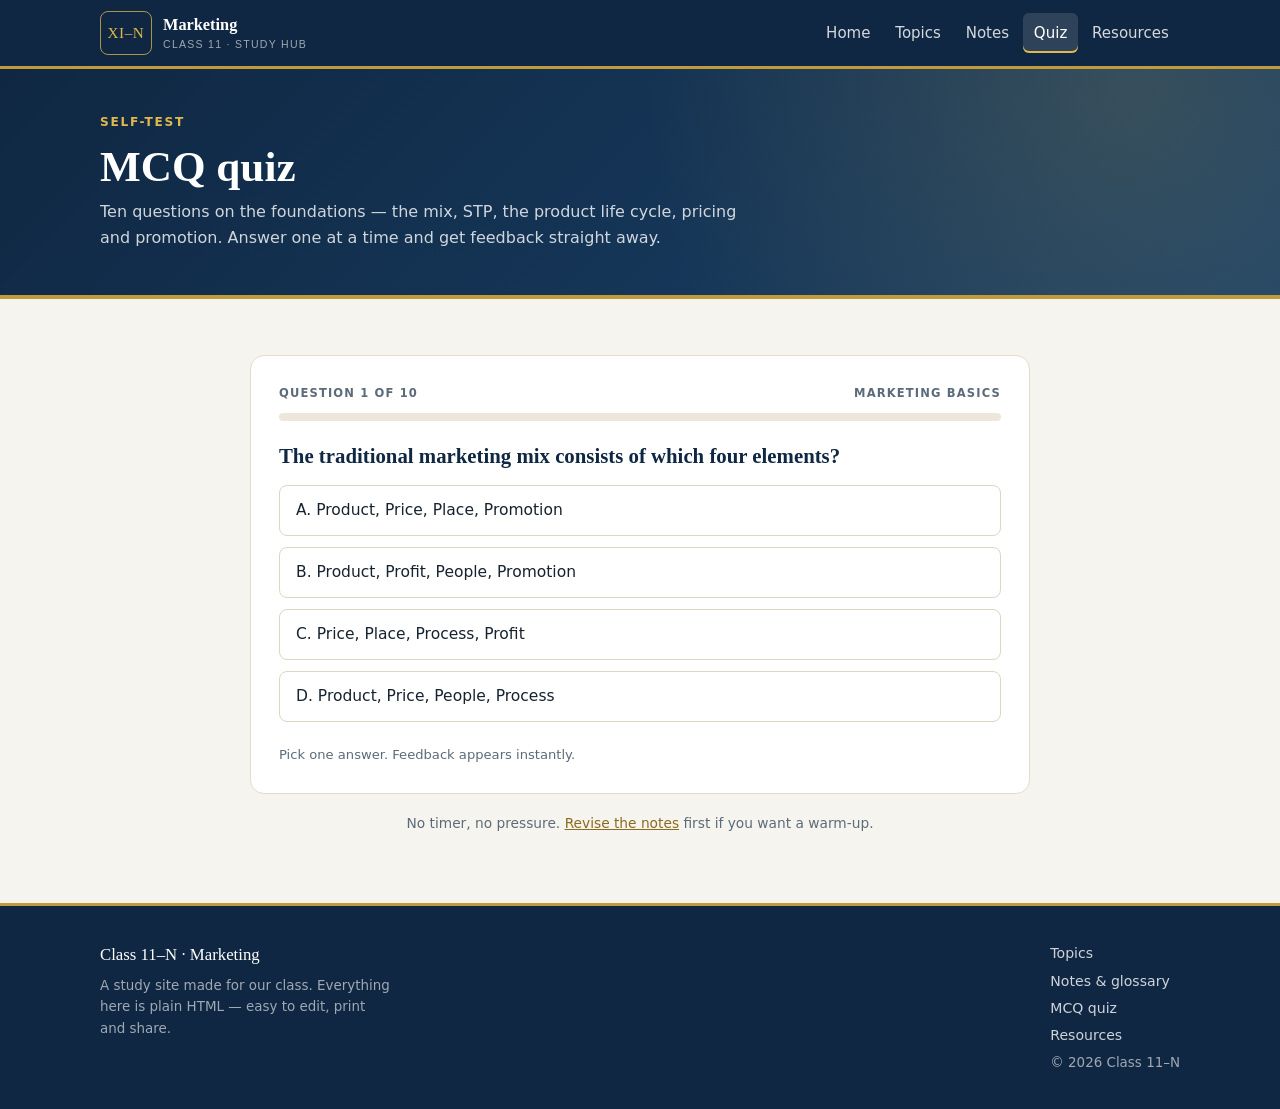
<file: quiz.html>
<!DOCTYPE html>
<html lang="en">
<head>
  <meta charset="UTF-8">
  <meta name="viewport" content="width=device-width, initial-scale=1">
  <title>MCQ Quiz | Class 11–N Marketing</title>
  <meta name="description" content="A quick 10-question MCQ quiz on Class 11 Marketing basics, with instant feedback and a score.">
  <link rel="stylesheet" href="assets/styles.css">
</head>
<body>
  <a class="skip-link" href="#main">Skip to content</a>

  <header class="site-header">
    <div class="container header-inner">
      <a class="brand" href="index.html">
        <span class="brand-mark">XI–N</span>
        <span class="brand-text">Marketing<small>Class 11 · Study Hub</small></span>
      </a>
      <button class="nav-toggle" type="button" aria-expanded="false" aria-controls="site-nav">Menu</button>
      <nav class="site-nav" id="site-nav" aria-label="Main navigation">
        <a href="index.html">Home</a>
        <a href="topics.html">Topics</a>
        <a href="notes.html">Notes</a>
        <a href="quiz.html" class="active" aria-current="page">Quiz</a>
        <a href="resources.html">Resources</a>
      </nav>
    </div>
  </header>

  <main id="main">
    <section class="page-head">
      <div class="container">
        <p class="kicker">Self-test</p>
        <h1>MCQ quiz</h1>
        <p>
          Ten questions on the foundations — the mix, STP, the product life cycle,
          pricing and promotion. Answer one at a time and get feedback straight away.
        </p>
      </div>
    </section>

    <section class="section">
      <div class="container">
        <div class="quiz-shell">
          <div class="quiz-card" id="quiz-card">
            <div class="quiz-top">
              <span id="quiz-counter">Question 1 of 10</span>
              <span>Marketing basics</span>
            </div>

            <div class="progress" role="progressbar" aria-label="Quiz progress" aria-valuemin="0" aria-valuemax="10" aria-valuenow="0">
              <div class="progress-bar" id="quiz-bar"></div>
            </div>

            <h2 class="question" id="quiz-question" tabindex="-1"></h2>
            <div class="options" id="quiz-options"></div>
            <div class="feedback" id="quiz-feedback" role="status" hidden></div>

            <div class="quiz-footer">
              <p class="quiz-hint" id="quiz-hint">Pick one answer. Feedback appears instantly.</p>
              <button type="button" class="btn btn-navy" id="quiz-next" hidden>Next question →</button>
            </div>

            <div class="result" id="quiz-result" tabindex="-1" hidden>
              <p class="kicker">Result</p>
              <p class="result-score" id="quiz-score">0 / 10</p>
              <p id="quiz-message"></p>
              <p style="margin-top: 1rem;">
                <button type="button" class="btn btn-gold" id="quiz-restart">Restart quiz</button>
                <a class="btn btn-outline" href="notes.html">Revise the notes</a>
              </p>
            </div>
          </div>

          <p class="quiz-note">
            No timer, no pressure. <a href="notes.html">Revise the notes</a> first if
            you want a warm-up.
          </p>

          <noscript>
            <div class="callout">
              This quiz needs JavaScript to run. You can still read all the notes and
              frameworks on the <a href="notes.html">Notes page</a>.
            </div>
          </noscript>
        </div>
      </div>
    </section>
  </main>

  <footer class="site-footer">
    <div class="container footer-inner">
      <div>
        <p class="footer-brand">Class 11–N · Marketing</p>
        <p class="footer-note">
          A study site made for our class. Everything here is plain HTML — easy to
          edit, print and share.
        </p>
      </div>
      <div class="footer-links">
        <a href="topics.html">Topics</a>
        <a href="notes.html">Notes &amp; glossary</a>
        <a href="quiz.html">MCQ quiz</a>
        <a href="resources.html">Resources</a>
        <p class="footer-note">© <span data-year>2026</span> Class 11–N</p>
      </div>
    </div>
  </footer>

  <script src="assets/script.js"></script>
</body>
</html>
</file>
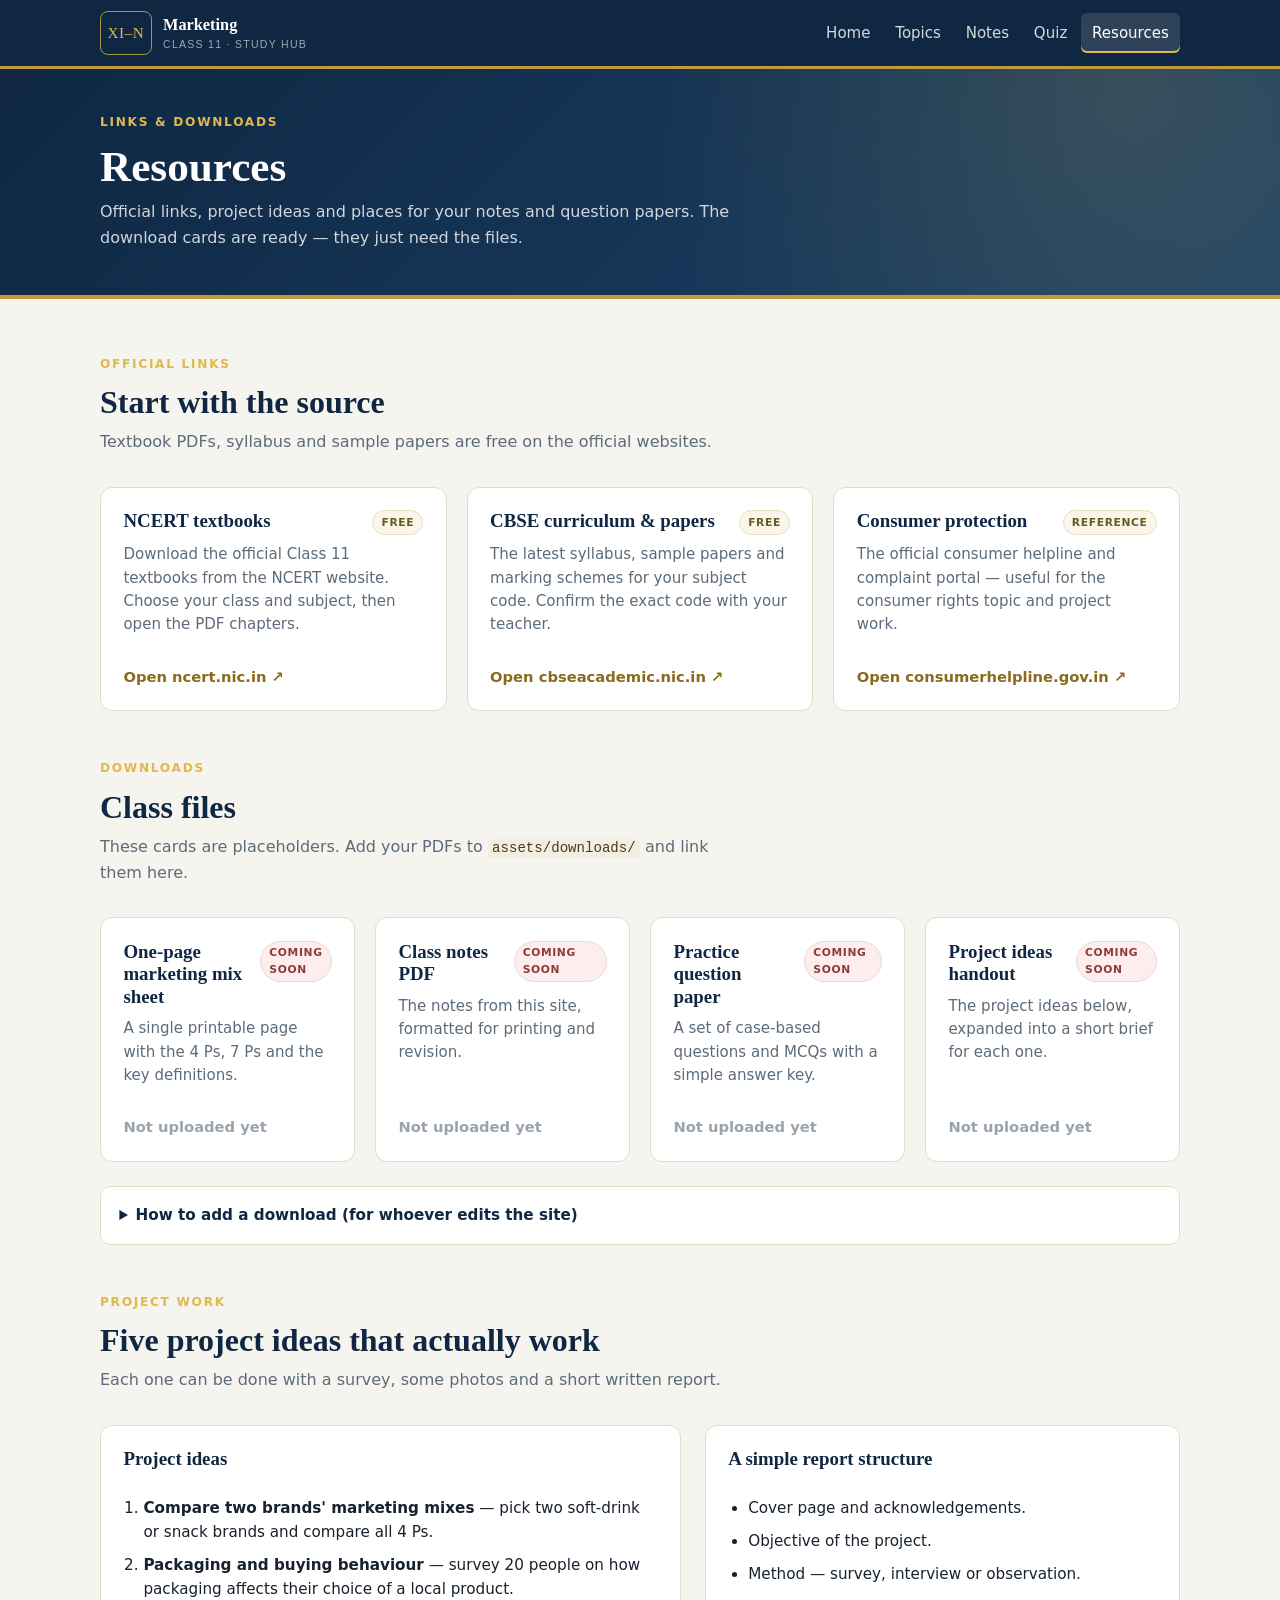
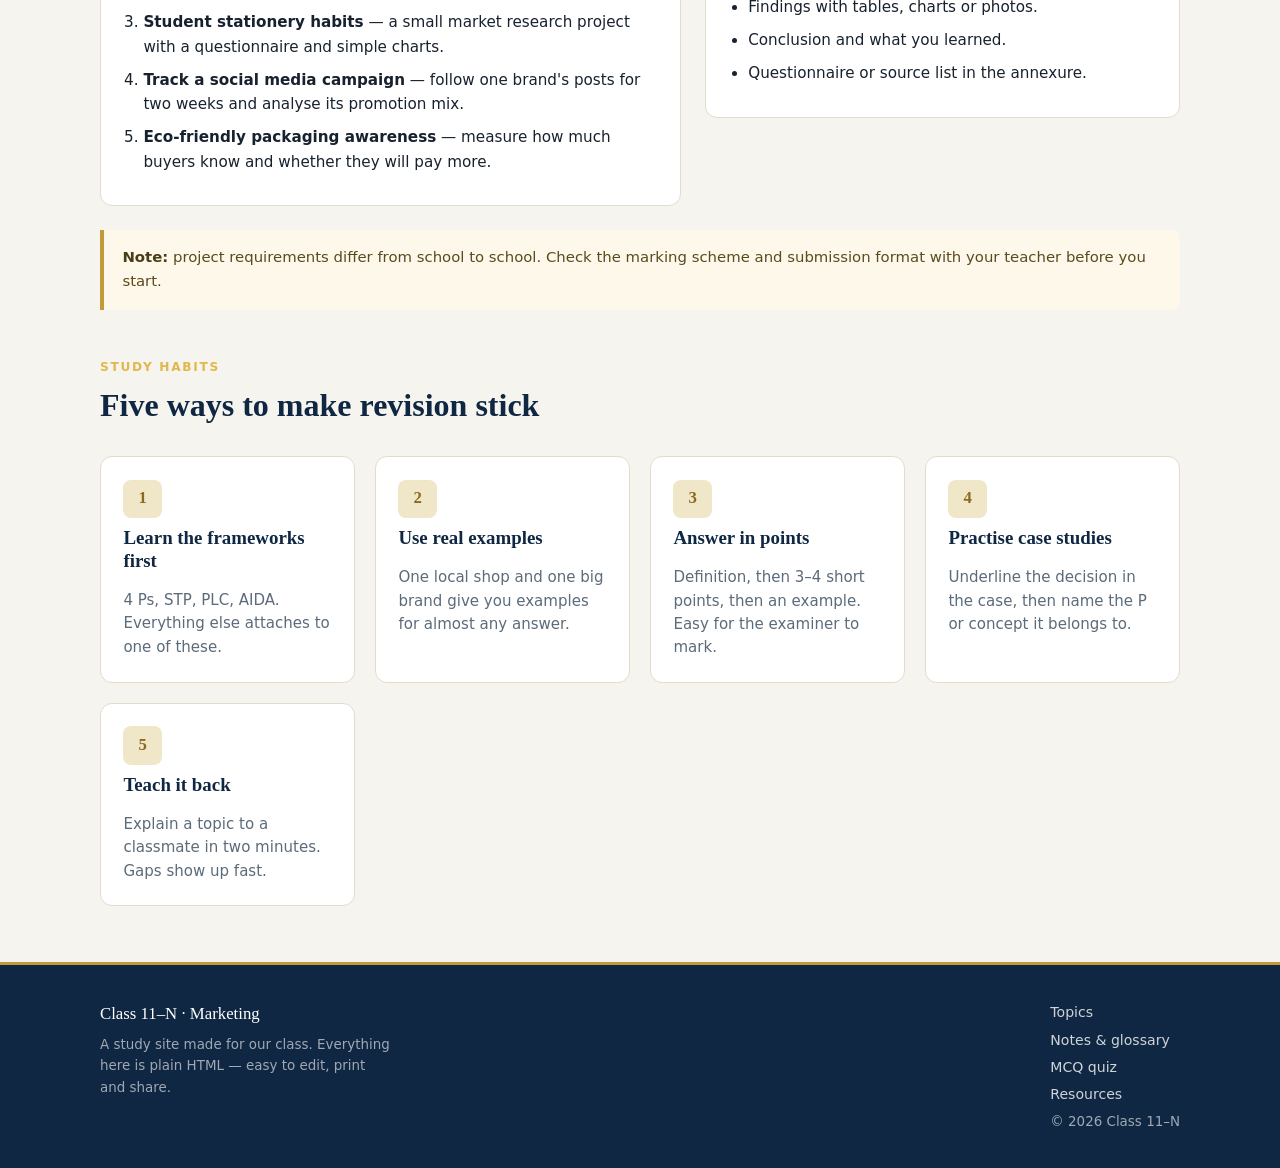
<file: resources.html>
<!DOCTYPE html>
<html lang="en">
<head>
  <meta charset="UTF-8">
  <meta name="viewport" content="width=device-width, initial-scale=1">
  <title>Resources | Class 11–N Marketing</title>
  <meta name="description" content="Class 11 Marketing resources: project ideas, official links, downloadable notes and study tips.">
  <link rel="stylesheet" href="assets/styles.css">
</head>
<body>
  <a class="skip-link" href="#main">Skip to content</a>

  <header class="site-header">
    <div class="container header-inner">
      <a class="brand" href="index.html">
        <span class="brand-mark">XI–N</span>
        <span class="brand-text">Marketing<small>Class 11 · Study Hub</small></span>
      </a>
      <button class="nav-toggle" type="button" aria-expanded="false" aria-controls="site-nav">Menu</button>
      <nav class="site-nav" id="site-nav" aria-label="Main navigation">
        <a href="index.html">Home</a>
        <a href="topics.html">Topics</a>
        <a href="notes.html">Notes</a>
        <a href="quiz.html">Quiz</a>
        <a href="resources.html" class="active" aria-current="page">Resources</a>
      </nav>
    </div>
  </header>

  <main id="main">
    <section class="page-head">
      <div class="container">
        <p class="kicker">Links &amp; downloads</p>
        <h1>Resources</h1>
        <p>
          Official links, project ideas and places for your notes and question
          papers. The download cards are ready — they just need the files.
        </p>
      </div>
    </section>

    <section class="section">
      <div class="container">
        <div class="section-head">
          <p class="kicker">Official links</p>
          <h2>Start with the source</h2>
          <p class="section-sub">
            Textbook PDFs, syllabus and sample papers are free on the official
            websites.
          </p>
        </div>

        <div class="grid">
          <article class="card">
            <div class="resource-head">
              <h3>NCERT textbooks</h3>
              <span class="tag">Free</span>
            </div>
            <p>
              Download the official Class 11 textbooks from the NCERT website. Choose
              your class and subject, then open the PDF chapters.
            </p>
            <a class="card-link" href="https://ncert.nic.in/textbook.php" target="_blank" rel="noopener">Open ncert.nic.in ↗</a>
          </article>

          <article class="card">
            <div class="resource-head">
              <h3>CBSE curriculum &amp; papers</h3>
              <span class="tag">Free</span>
            </div>
            <p>
              The latest syllabus, sample papers and marking schemes for your subject
              code. Confirm the exact code with your teacher.
            </p>
            <a class="card-link" href="https://cbseacademic.nic.in" target="_blank" rel="noopener">Open cbseacademic.nic.in ↗</a>
          </article>

          <article class="card">
            <div class="resource-head">
              <h3>Consumer protection</h3>
              <span class="tag">Reference</span>
            </div>
            <p>
              The official consumer helpline and complaint portal — useful for the
              consumer rights topic and project work.
            </p>
            <a class="card-link" href="https://consumerhelpline.gov.in" target="_blank" rel="noopener">Open consumerhelpline.gov.in ↗</a>
          </article>
        </div>

        <div class="section-head" style="margin-top: 3rem;">
          <p class="kicker">Downloads</p>
          <h2>Class files</h2>
          <p class="section-sub">
            These cards are placeholders. Add your PDFs to
            <code>assets/downloads/</code> and link them here.
          </p>
        </div>

        <div class="grid">
          <article class="card">
            <div class="resource-head">
              <h3>One-page marketing mix sheet</h3>
              <span class="tag tag-soon">Coming soon</span>
            </div>
            <p>A single printable page with the 4 Ps, 7 Ps and the key definitions.</p>
            <span class="card-link is-disabled">Not uploaded yet</span>
          </article>

          <article class="card">
            <div class="resource-head">
              <h3>Class notes PDF</h3>
              <span class="tag tag-soon">Coming soon</span>
            </div>
            <p>The notes from this site, formatted for printing and revision.</p>
            <span class="card-link is-disabled">Not uploaded yet</span>
          </article>

          <article class="card">
            <div class="resource-head">
              <h3>Practice question paper</h3>
              <span class="tag tag-soon">Coming soon</span>
            </div>
            <p>A set of case-based questions and MCQs with a simple answer key.</p>
            <span class="card-link is-disabled">Not uploaded yet</span>
          </article>

          <article class="card">
            <div class="resource-head">
              <h3>Project ideas handout</h3>
              <span class="tag tag-soon">Coming soon</span>
            </div>
            <p>The project ideas below, expanded into a short brief for each one.</p>
            <span class="card-link is-disabled">Not uploaded yet</span>
          </article>
        </div>

        <details class="note-acc">
          <summary>How to add a download (for whoever edits the site)</summary>
          <ol>
            <li>Create the folder <code>assets/downloads/</code>.</li>
            <li>Save the PDF there, for example <code>marketing-mix-sheet.pdf</code>.</li>
            <li>
              In this page, replace a “Not uploaded yet” card link with:
              <br>
              <code>&lt;a class="card-link" href="assets/downloads/marketing-mix-sheet.pdf"&gt;Download PDF ↗&lt;/a&gt;</code>
            </li>
          </ol>
        </details>

        <div class="section-head" style="margin-top: 3rem;">
          <p class="kicker">Project work</p>
          <h2>Five project ideas that actually work</h2>
          <p class="section-sub">
            Each one can be done with a survey, some photos and a short written
            report.
          </p>
        </div>

        <div class="split">
          <div class="card">
            <h3>Project ideas</h3>
            <ol class="checklist">
              <li>
                <strong>Compare two brands' marketing mixes</strong> — pick two
                soft-drink or snack brands and compare all 4 Ps.
              </li>
              <li>
                <strong>Packaging and buying behaviour</strong> — survey 20 people on
                how packaging affects their choice of a local product.
              </li>
              <li>
                <strong>Student stationery habits</strong> — a small market research
                project with a questionnaire and simple charts.
              </li>
              <li>
                <strong>Track a social media campaign</strong> — follow one brand's
                posts for two weeks and analyse its promotion mix.
              </li>
              <li>
                <strong>Eco-friendly packaging awareness</strong> — measure how much
                buyers know and whether they will pay more.
              </li>
            </ol>
          </div>

          <div class="card">
            <h3>A simple report structure</h3>
            <ul class="checklist">
              <li>Cover page and acknowledgements.</li>
              <li>Objective of the project.</li>
              <li>Method — survey, interview or observation.</li>
              <li>Findings with tables, charts or photos.</li>
              <li>Conclusion and what you learned.</li>
              <li>Questionnaire or source list in the annexure.</li>
            </ul>
          </div>
        </div>

        <div class="callout">
          <strong>Note:</strong> project requirements differ from school to school.
          Check the marking scheme and submission format with your teacher before you
          start.
        </div>

        <div class="section-head" style="margin-top: 3rem;">
          <p class="kicker">Study habits</p>
          <h2>Five ways to make revision stick</h2>
        </div>

        <div class="grid">
          <article class="card">
            <span class="card-icon" aria-hidden="true">1</span>
            <h3>Learn the frameworks first</h3>
            <p>4 Ps, STP, PLC, AIDA. Everything else attaches to one of these.</p>
          </article>
          <article class="card">
            <span class="card-icon" aria-hidden="true">2</span>
            <h3>Use real examples</h3>
            <p>One local shop and one big brand give you examples for almost any answer.</p>
          </article>
          <article class="card">
            <span class="card-icon" aria-hidden="true">3</span>
            <h3>Answer in points</h3>
            <p>Definition, then 3–4 short points, then an example. Easy for the examiner to mark.</p>
          </article>
          <article class="card">
            <span class="card-icon" aria-hidden="true">4</span>
            <h3>Practise case studies</h3>
            <p>Underline the decision in the case, then name the P or concept it belongs to.</p>
          </article>
          <article class="card">
            <span class="card-icon" aria-hidden="true">5</span>
            <h3>Teach it back</h3>
            <p>Explain a topic to a classmate in two minutes. Gaps show up fast.</p>
          </article>
        </div>
      </div>
    </section>
  </main>

  <footer class="site-footer">
    <div class="container footer-inner">
      <div>
        <p class="footer-brand">Class 11–N · Marketing</p>
        <p class="footer-note">
          A study site made for our class. Everything here is plain HTML — easy to
          edit, print and share.
        </p>
      </div>
      <div class="footer-links">
        <a href="topics.html">Topics</a>
        <a href="notes.html">Notes &amp; glossary</a>
        <a href="quiz.html">MCQ quiz</a>
        <a href="resources.html">Resources</a>
        <p class="footer-note">© <span data-year>2026</span> Class 11–N</p>
      </div>
    </div>
  </footer>

  <script src="assets/script.js"></script>
</body>
</html>
</file>
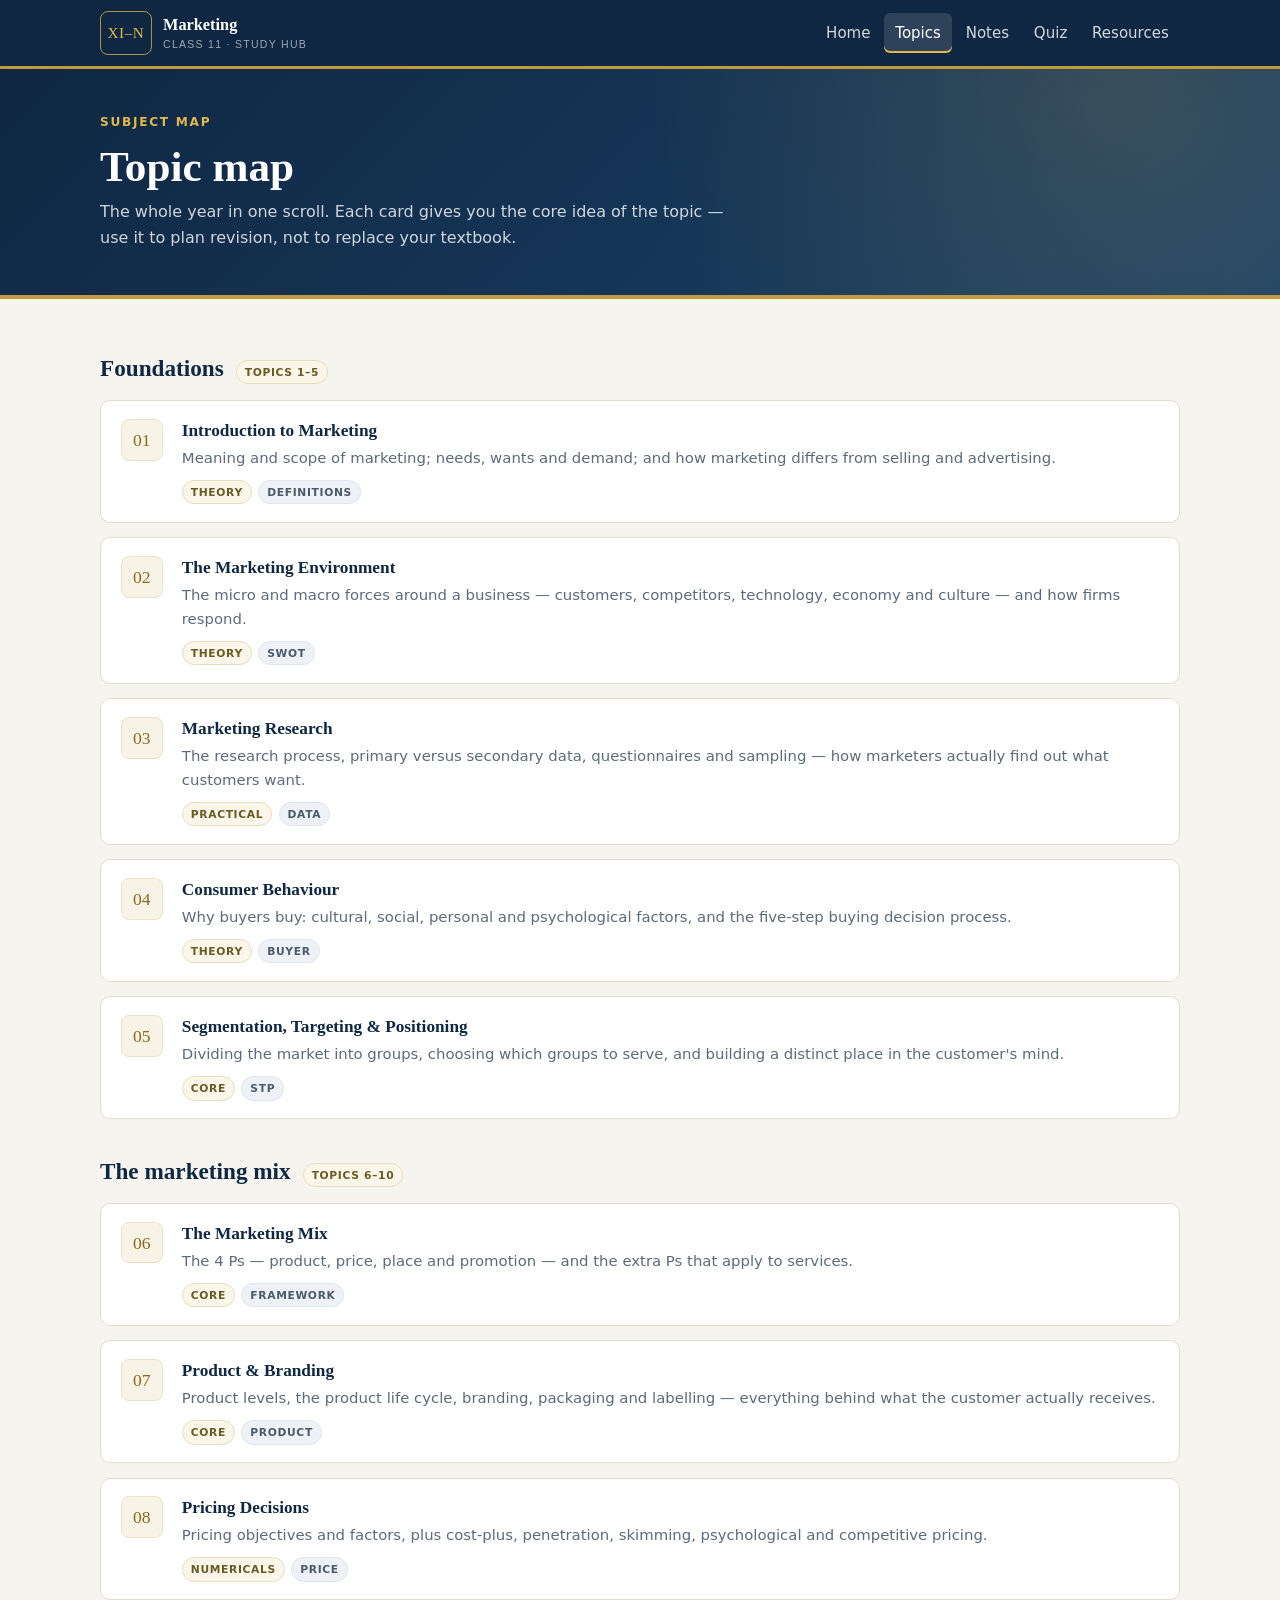
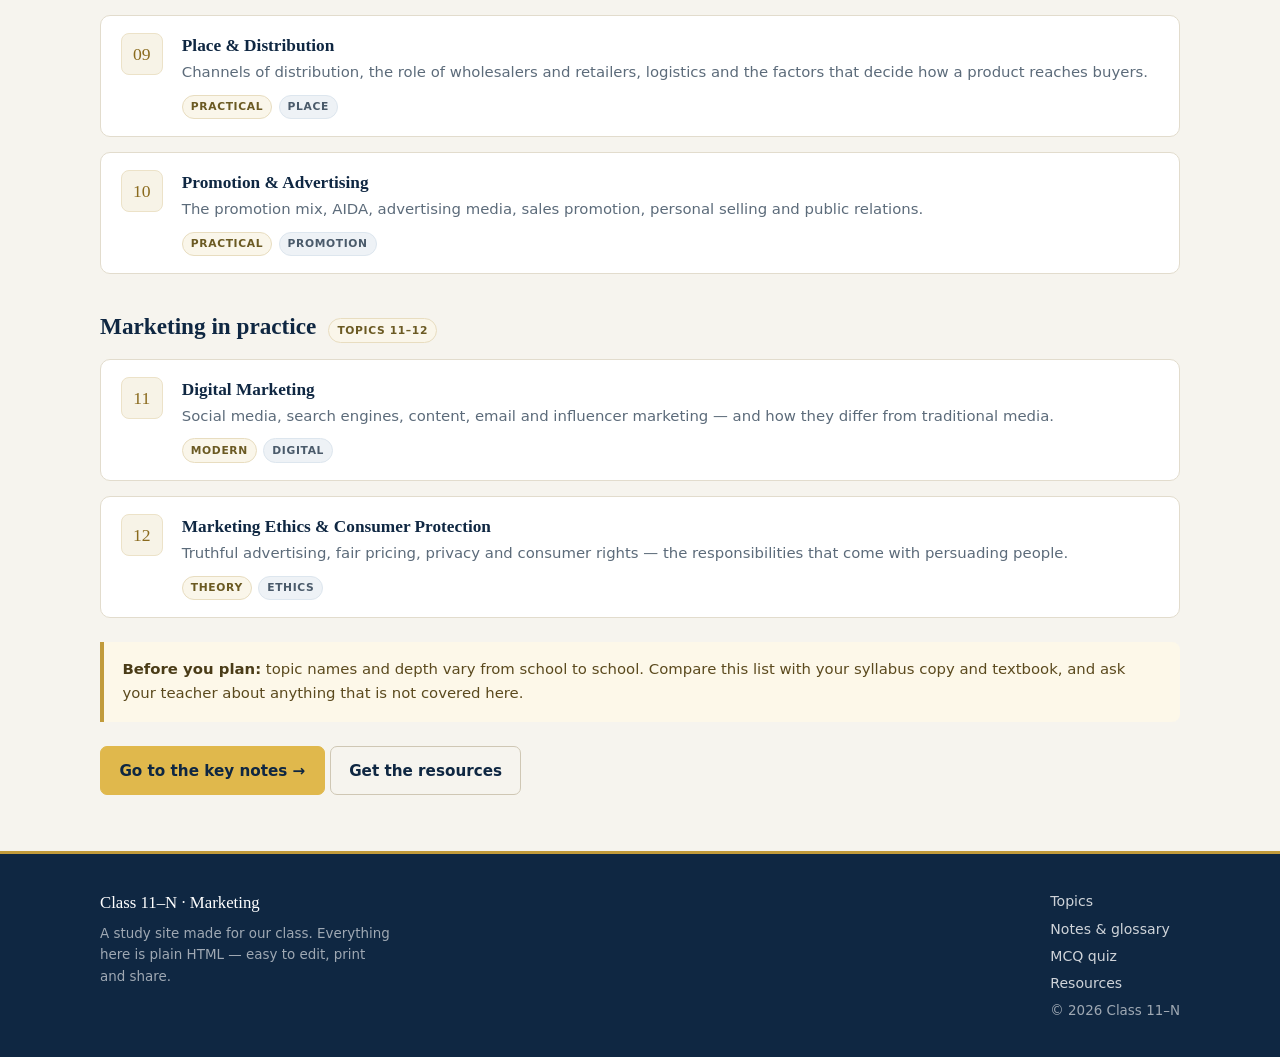
<file: topics.html>
<!DOCTYPE html>
<html lang="en">
<head>
  <meta charset="UTF-8">
  <meta name="viewport" content="width=device-width, initial-scale=1">
  <title>Topics | Class 11–N Marketing</title>
  <meta name="description" content="Topic map for Class 11 Marketing — foundations, the marketing mix, and marketing in practice.">
  <link rel="stylesheet" href="assets/styles.css">
</head>
<body>
  <a class="skip-link" href="#main">Skip to content</a>

  <header class="site-header">
    <div class="container header-inner">
      <a class="brand" href="index.html">
        <span class="brand-mark">XI–N</span>
        <span class="brand-text">Marketing<small>Class 11 · Study Hub</small></span>
      </a>
      <button class="nav-toggle" type="button" aria-expanded="false" aria-controls="site-nav">Menu</button>
      <nav class="site-nav" id="site-nav" aria-label="Main navigation">
        <a href="index.html">Home</a>
        <a href="topics.html" class="active" aria-current="page">Topics</a>
        <a href="notes.html">Notes</a>
        <a href="quiz.html">Quiz</a>
        <a href="resources.html">Resources</a>
      </nav>
    </div>
  </header>

  <main id="main">
    <section class="page-head">
      <div class="container">
        <p class="kicker">Subject map</p>
        <h1>Topic map</h1>
        <p>
          The whole year in one scroll. Each card gives you the core idea of the
          topic — use it to plan revision, not to replace your textbook.
        </p>
      </div>
    </section>

    <section class="section">
      <div class="container">
        <div class="part-head">
          <h2>Foundations</h2>
          <span class="tag">Topics 1–5</span>
        </div>

        <div class="chapter-list">
          <article class="chapter">
            <span class="chapter-num">01</span>
            <div>
              <h3>Introduction to Marketing</h3>
              <p>
                Meaning and scope of marketing; needs, wants and demand; and how
                marketing differs from selling and advertising.
              </p>
              <div class="tags">
                <span class="tag">Theory</span>
                <span class="tag tag-soft">Definitions</span>
              </div>
            </div>
          </article>

          <article class="chapter">
            <span class="chapter-num">02</span>
            <div>
              <h3>The Marketing Environment</h3>
              <p>
                The micro and macro forces around a business — customers,
                competitors, technology, economy and culture — and how firms respond.
              </p>
              <div class="tags">
                <span class="tag">Theory</span>
                <span class="tag tag-soft">SWOT</span>
              </div>
            </div>
          </article>

          <article class="chapter">
            <span class="chapter-num">03</span>
            <div>
              <h3>Marketing Research</h3>
              <p>
                The research process, primary versus secondary data, questionnaires
                and sampling — how marketers actually find out what customers want.
              </p>
              <div class="tags">
                <span class="tag">Practical</span>
                <span class="tag tag-soft">Data</span>
              </div>
            </div>
          </article>

          <article class="chapter">
            <span class="chapter-num">04</span>
            <div>
              <h3>Consumer Behaviour</h3>
              <p>
                Why buyers buy: cultural, social, personal and psychological factors,
                and the five-step buying decision process.
              </p>
              <div class="tags">
                <span class="tag">Theory</span>
                <span class="tag tag-soft">Buyer</span>
              </div>
            </div>
          </article>

          <article class="chapter">
            <span class="chapter-num">05</span>
            <div>
              <h3>Segmentation, Targeting &amp; Positioning</h3>
              <p>
                Dividing the market into groups, choosing which groups to serve, and
                building a distinct place in the customer's mind.
              </p>
              <div class="tags">
                <span class="tag">Core</span>
                <span class="tag tag-soft">STP</span>
              </div>
            </div>
          </article>
        </div>

        <div class="part-head">
          <h2>The marketing mix</h2>
          <span class="tag">Topics 6–10</span>
        </div>

        <div class="chapter-list">
          <article class="chapter">
            <span class="chapter-num">06</span>
            <div>
              <h3>The Marketing Mix</h3>
              <p>
                The 4 Ps — product, price, place and promotion — and the extra Ps
                that apply to services.
              </p>
              <div class="tags">
                <span class="tag">Core</span>
                <span class="tag tag-soft">Framework</span>
              </div>
            </div>
          </article>

          <article class="chapter">
            <span class="chapter-num">07</span>
            <div>
              <h3>Product &amp; Branding</h3>
              <p>
                Product levels, the product life cycle, branding, packaging and
                labelling — everything behind what the customer actually receives.
              </p>
              <div class="tags">
                <span class="tag">Core</span>
                <span class="tag tag-soft">Product</span>
              </div>
            </div>
          </article>

          <article class="chapter">
            <span class="chapter-num">08</span>
            <div>
              <h3>Pricing Decisions</h3>
              <p>
                Pricing objectives and factors, plus cost-plus, penetration,
                skimming, psychological and competitive pricing.
              </p>
              <div class="tags">
                <span class="tag">Numericals</span>
                <span class="tag tag-soft">Price</span>
              </div>
            </div>
          </article>

          <article class="chapter">
            <span class="chapter-num">09</span>
            <div>
              <h3>Place &amp; Distribution</h3>
              <p>
                Channels of distribution, the role of wholesalers and retailers,
                logistics and the factors that decide how a product reaches buyers.
              </p>
              <div class="tags">
                <span class="tag">Practical</span>
                <span class="tag tag-soft">Place</span>
              </div>
            </div>
          </article>

          <article class="chapter">
            <span class="chapter-num">10</span>
            <div>
              <h3>Promotion &amp; Advertising</h3>
              <p>
                The promotion mix, AIDA, advertising media, sales promotion,
                personal selling and public relations.
              </p>
              <div class="tags">
                <span class="tag">Practical</span>
                <span class="tag tag-soft">Promotion</span>
              </div>
            </div>
          </article>
        </div>

        <div class="part-head">
          <h2>Marketing in practice</h2>
          <span class="tag">Topics 11–12</span>
        </div>

        <div class="chapter-list">
          <article class="chapter">
            <span class="chapter-num">11</span>
            <div>
              <h3>Digital Marketing</h3>
              <p>
                Social media, search engines, content, email and influencer
                marketing — and how they differ from traditional media.
              </p>
              <div class="tags">
                <span class="tag">Modern</span>
                <span class="tag tag-soft">Digital</span>
              </div>
            </div>
          </article>

          <article class="chapter">
            <span class="chapter-num">12</span>
            <div>
              <h3>Marketing Ethics &amp; Consumer Protection</h3>
              <p>
                Truthful advertising, fair pricing, privacy and consumer rights —
                the responsibilities that come with persuading people.
              </p>
              <div class="tags">
                <span class="tag">Theory</span>
                <span class="tag tag-soft">Ethics</span>
              </div>
            </div>
          </article>
        </div>

        <div class="callout">
          <strong>Before you plan:</strong> topic names and depth vary from school
          to school. Compare this list with your syllabus copy and textbook, and ask
          your teacher about anything that is not covered here.
        </div>

        <p>
          <a class="btn btn-gold" href="notes.html">Go to the key notes →</a>
          <a class="btn btn-outline" href="resources.html">Get the resources</a>
        </p>
      </div>
    </section>
  </main>

  <footer class="site-footer">
    <div class="container footer-inner">
      <div>
        <p class="footer-brand">Class 11–N · Marketing</p>
        <p class="footer-note">
          A study site made for our class. Everything here is plain HTML — easy to
          edit, print and share.
        </p>
      </div>
      <div class="footer-links">
        <a href="topics.html">Topics</a>
        <a href="notes.html">Notes &amp; glossary</a>
        <a href="quiz.html">MCQ quiz</a>
        <a href="resources.html">Resources</a>
        <p class="footer-note">© <span data-year>2026</span> Class 11–N</p>
      </div>
    </div>
  </footer>

  <script src="assets/script.js"></script>
</body>
</html>
</file>
<file: assets/styles.css>
/* Class 11–N Marketing — shared styles */
:root {
  --navy: #0f2742;
  --navy-2: #16395f;
  --ink: #17222e;
  --muted: #5c6b7a;
  --paper: #f6f4ee;
  --card: #ffffff;
  --gold: #c19b3b;
  --gold-bright: #e0b84c;
  --gold-dark: #8a6a1d;
  --gold-soft: #f0e6c8;
  --line: #e2dccd;
  --good: #2e7d4f;
  --bad: #b0413e;
  --radius: 10px;
  --shadow: 0 12px 28px rgba(15, 39, 66, 0.08);
  --max: 1120px;
}

*,
*::before,
*::after {
  box-sizing: border-box;
}

html {
  scroll-behavior: smooth;
  scroll-padding-top: 92px;
}

body {
  margin: 0;
  font-family: "Segoe UI", system-ui, -apple-system, "Helvetica Neue", Arial, sans-serif;
  font-size: 16px;
  line-height: 1.6;
  color: var(--ink);
  background: var(--paper);
  -webkit-font-smoothing: antialiased;
}

h1,
h2,
h3,
h4 {
  font-family: Georgia, "Times New Roman", serif;
  line-height: 1.2;
  color: var(--navy);
  margin: 0 0 0.5rem;
}

p {
  margin: 0 0 0.85rem;
}

p:last-child {
  margin-bottom: 0;
}

a {
  color: var(--gold-dark);
}

a:hover {
  color: var(--navy);
}

img {
  max-width: 100%;
  height: auto;
}

code {
  font-family: "Consolas", "Cascadia Mono", monospace;
  font-size: 0.88em;
  background: #f2eee1;
  padding: 0.1em 0.3em;
  border-radius: 4px;
  color: #4a3c17;
}

.container {
  width: 100%;
  max-width: var(--max);
  margin-inline: auto;
  padding-inline: 1.25rem;
}

.skip-link {
  position: absolute;
  left: -999px;
  top: 0.5rem;
  z-index: 100;
  background: #fff;
  color: var(--navy);
  padding: 0.6rem 1rem;
  border-radius: 6px;
  font-weight: 600;
}

.skip-link:focus {
  left: 0.75rem;
}

:focus-visible {
  outline: 3px solid var(--gold-bright);
  outline-offset: 2px;
}

[hidden] {
  display: none !important;
}

/* ---------- Header ---------- */
.site-header {
  position: sticky;
  top: 0;
  z-index: 50;
  background: var(--navy);
  border-bottom: 3px solid var(--gold);
}

.header-inner {
  position: relative;
  display: flex;
  align-items: center;
  justify-content: space-between;
  gap: 1rem;
  min-height: 66px;
}

.brand {
  display: flex;
  align-items: center;
  gap: 0.7rem;
  text-decoration: none;
  color: #fff;
}

.brand:hover {
  color: #fff;
}

.brand-mark {
  display: grid;
  place-items: center;
  min-width: 2.7rem;
  height: 2.7rem;
  padding: 0 0.4rem;
  border: 1px solid rgba(224, 184, 76, 0.75);
  border-radius: 8px;
  color: var(--gold-bright);
  font-family: Georgia, serif;
  font-size: 0.95rem;
  letter-spacing: 0.04em;
}

.brand-text {
  font-family: Georgia, serif;
  font-weight: 700;
  font-size: 1.02rem;
  line-height: 1.15;
}

.brand-text small {
  display: block;
  font-family: "Segoe UI", sans-serif;
  font-weight: 400;
  font-size: 0.66rem;
  letter-spacing: 0.12em;
  text-transform: uppercase;
  color: rgba(255, 255, 255, 0.6);
  margin-top: 0.15rem;
}

.site-nav {
  display: flex;
  align-items: center;
  gap: 0.15rem;
}

.site-nav a {
  color: rgba(255, 255, 255, 0.82);
  text-decoration: none;
  font-size: 0.94rem;
  font-weight: 500;
  padding: 0.5rem 0.7rem;
  border-radius: 6px;
}

.site-nav a:hover {
  color: #fff;
  background: rgba(255, 255, 255, 0.08);
}

.site-nav a.active {
  color: #fff;
  background: rgba(255, 255, 255, 0.13);
  box-shadow: inset 0 -2px 0 var(--gold-bright);
}

.nav-toggle {
  display: none;
  align-items: center;
  gap: 0.45rem;
  padding: 0.5rem 0.8rem;
  background: transparent;
  color: #fff;
  border: 1px solid rgba(255, 255, 255, 0.35);
  border-radius: 6px;
  font: inherit;
  font-size: 0.85rem;
  font-weight: 600;
  letter-spacing: 0.04em;
  text-transform: uppercase;
  cursor: pointer;
}

.nav-toggle:hover {
  background: rgba(255, 255, 255, 0.08);
}

/* ---------- Buttons ---------- */
.btn {
  display: inline-flex;
  align-items: center;
  justify-content: center;
  gap: 0.4rem;
  padding: 0.72rem 1.15rem;
  border: 1px solid transparent;
  border-radius: 7px;
  font: inherit;
  font-size: 0.95rem;
  font-weight: 600;
  text-decoration: none;
  cursor: pointer;
  transition: background-color 0.15s ease, border-color 0.15s ease, transform 0.15s ease;
}

.btn:active {
  transform: translateY(1px);
}

.btn-gold {
  background: var(--gold-bright);
  border-color: var(--gold-bright);
  color: var(--navy);
}

.btn-gold:hover {
  background: #ecc75f;
  border-color: #ecc75f;
  color: var(--navy);
}

.btn-ghost {
  background: transparent;
  border-color: rgba(255, 255, 255, 0.5);
  color: #fff;
}

.btn-ghost:hover {
  background: rgba(255, 255, 255, 0.1);
  color: #fff;
}

.btn-navy {
  background: var(--navy);
  border-color: var(--navy);
  color: #fff;
}

.btn-navy:hover {
  background: var(--navy-2);
  border-color: var(--navy-2);
  color: #fff;
}

.btn-outline {
  background: transparent;
  border-color: #cfc7b4;
  color: var(--navy);
}

.btn-outline:hover {
  border-color: var(--gold);
  background: #fffdf6;
  color: var(--navy);
}

/* ---------- Hero (home) ---------- */
.hero {
  background:
    radial-gradient(circle at 85% 15%, rgba(224, 184, 76, 0.22), transparent 45%),
    linear-gradient(135deg, #0c2036 0%, #173d63 60%, #1d4a76 100%);
  color: #fff;
  padding: 4.5rem 0 3.5rem;
  border-bottom: 4px solid var(--gold);
}

.hero h1 {
  color: #fff;
  font-size: clamp(2.2rem, 5vw, 3.5rem);
  margin-bottom: 0.75rem;
}

.eyebrow,
.kicker {
  font-size: 0.76rem;
  font-weight: 700;
  letter-spacing: 0.14em;
  text-transform: uppercase;
  color: var(--gold-bright);
  margin-bottom: 0.55rem;
}

.hero .lede {
  max-width: 46rem;
  font-size: 1.12rem;
  line-height: 1.65;
  color: rgba(255, 255, 255, 0.84);
  margin-bottom: 1.6rem;
}

.hero-actions {
  display: flex;
  flex-wrap: wrap;
  gap: 0.75rem;
}

.hero-stats {
  display: flex;
  flex-wrap: wrap;
  gap: 1.75rem;
  margin: 2.6rem 0 0;
}

.hero-stats div {
  border-left: 2px solid var(--gold);
  padding-left: 0.9rem;
}

.hero-stats dt {
  font-size: 0.7rem;
  letter-spacing: 0.12em;
  text-transform: uppercase;
  color: rgba(255, 255, 255, 0.62);
}

.hero-stats dd {
  margin: 0.1rem 0 0;
  font-family: Georgia, serif;
  font-size: 1.12rem;
  color: #fff;
}

/* ---------- Page header (inner pages) ---------- */
.page-head {
  background:
    radial-gradient(circle at 88% 10%, rgba(224, 184, 76, 0.16), transparent 42%),
    linear-gradient(135deg, #0f2742 0%, #1a4168 100%);
  color: #fff;
  padding: 2.75rem 0;
  border-bottom: 4px solid var(--gold);
}

.page-head h1 {
  color: #fff;
  font-size: clamp(1.9rem, 4vw, 2.7rem);
  margin-bottom: 0.4rem;
}

.page-head p {
  max-width: 64ch;
  color: rgba(255, 255, 255, 0.8);
}

.page-head .kicker {
  color: var(--gold-bright);
}

/* ---------- Sections ---------- */
.section {
  padding: 3.5rem 0;
}

.section-alt {
  background: #fff;
  border-top: 1px solid var(--line);
  border-bottom: 1px solid var(--line);
}

.section-head {
  max-width: 62ch;
  margin-bottom: 2rem;
}

.section-head h2 {
  font-size: clamp(1.5rem, 3vw, 2rem);
}

.section-sub {
  color: var(--muted);
  margin-bottom: 0;
}

.split {
  display: grid;
  grid-template-columns: 1.1fr 0.9fr;
  gap: 1.5rem;
  align-items: start;
}

/* ---------- Cards ---------- */
.grid {
  display: grid;
  grid-template-columns: repeat(auto-fit, minmax(250px, 1fr));
  gap: 1.25rem;
}

.card {
  display: flex;
  flex-direction: column;
  gap: 0.55rem;
  background: var(--card);
  border: 1px solid var(--line);
  border-radius: 12px;
  padding: 1.4rem;
  transition: transform 0.15s ease, box-shadow 0.15s ease;
}

.card:hover {
  transform: translateY(-3px);
  box-shadow: var(--shadow);
}

.card h3 {
  font-size: 1.18rem;
}

.card p {
  color: var(--muted);
  font-size: 0.94rem;
  line-height: 1.55;
}

.card-link {
  margin-top: auto;
  padding-top: 0.35rem;
  font-weight: 600;
  font-size: 0.92rem;
  text-decoration: none;
  color: var(--gold-dark);
}

.card-link:hover {
  color: var(--navy);
  text-decoration: underline;
}

.card-link.is-disabled {
  color: #9aa3ad;
  cursor: default;
}

.card-link.is-disabled:hover {
  color: #9aa3ad;
  text-decoration: none;
}

.card-icon {
  display: grid;
  place-items: center;
  width: 2.4rem;
  height: 2.4rem;
  border-radius: 8px;
  background: var(--gold-soft);
  color: var(--gold-dark);
  font-family: Georgia, serif;
  font-weight: 700;
  font-size: 1.05rem;
}

/* ---------- Chapter list ---------- */
.part-head {
  display: flex;
  align-items: baseline;
  flex-wrap: wrap;
  gap: 0.75rem;
  margin: 2.4rem 0 1rem;
}

.part-head:first-child {
  margin-top: 0;
}

.part-head h2 {
  margin: 0;
  font-size: 1.45rem;
}

.chapter-list {
  display: grid;
  gap: 0.9rem;
}

.chapter {
  display: grid;
  grid-template-columns: 2.8rem 1fr;
  gap: 1rem;
  align-items: start;
  background: #fff;
  border: 1px solid var(--line);
  border-radius: 10px;
  padding: 1.1rem 1.25rem;
}

.chapter-num {
  display: grid;
  place-items: center;
  width: 2.6rem;
  height: 2.6rem;
  border-radius: 8px;
  background: #f7f3e7;
  border: 1px solid #ece2c8;
  font-family: Georgia, serif;
  font-size: 1.1rem;
  color: var(--gold-dark);
}

.chapter h3 {
  font-size: 1.08rem;
  margin: 0.15rem 0 0.3rem;
}

.chapter p {
  margin: 0;
  color: var(--muted);
  font-size: 0.93rem;
}

.tags {
  display: flex;
  flex-wrap: wrap;
  gap: 0.4rem;
  margin-top: 0.6rem;
}

.tag {
  display: inline-block;
  padding: 0.16rem 0.5rem;
  border-radius: 999px;
  background: #faf6ea;
  border: 1px solid #e8ddc0;
  color: #6b5a23;
  font-size: 0.67rem;
  font-weight: 600;
  letter-spacing: 0.06em;
  text-transform: uppercase;
}

.tag-soft {
  background: #eef2f6;
  border-color: #dde6ee;
  color: #4a5a6a;
}

.tag-soon {
  background: #fdeeee;
  border-color: #f2d4d4;
  color: #8f3a38;
}

/* ---------- Callout ---------- */
.callout {
  background: #fdf8e9;
  border-left: 4px solid var(--gold);
  border-radius: 0 8px 8px 0;
  padding: 1rem 1.15rem;
  color: #5b4a1e;
  font-size: 0.93rem;
  margin: 1.5rem 0;
}

.callout strong {
  color: #4a3c17;
}

/* ---------- Tables ---------- */
.table-wrap {
  overflow-x: auto;
  border: 1px solid var(--line);
  border-radius: 10px;
  background: #fff;
  margin: 1rem 0;
}

table {
  width: 100%;
  border-collapse: collapse;
  font-size: 0.93rem;
}

th {
  background: var(--navy);
  color: #fff;
  text-align: left;
  font-weight: 600;
  padding: 0.7rem 0.9rem;
  font-size: 0.85rem;
  letter-spacing: 0.02em;
}

td {
  padding: 0.65rem 0.9rem;
  border-bottom: 1px solid #ece8dc;
  vertical-align: top;
}

tbody tr:nth-child(even) {
  background: #faf8f2;
}

tbody tr:last-child td {
  border-bottom: none;
}

caption {
  caption-side: bottom;
  text-align: left;
  padding: 0.6rem 0.9rem;
  font-size: 0.82rem;
  color: var(--muted);
}

/* ---------- Notes ---------- */
.chips {
  display: flex;
  flex-wrap: wrap;
  gap: 0.5rem;
  margin: 0 0 1.75rem;
}

.chip {
  display: inline-block;
  padding: 0.4rem 0.72rem;
  border: 1px solid #d8d0bc;
  border-radius: 999px;
  background: #fff;
  color: var(--navy);
  font-size: 0.84rem;
  text-decoration: none;
}

.chip:hover {
  border-color: var(--gold);
  background: #fffdf6;
  color: var(--navy);
}

.note-stack {
  display: grid;
  gap: 1.25rem;
}

.note-card {
  background: #fff;
  border: 1px solid var(--line);
  border-radius: 12px;
  padding: 1.5rem;
}

.note-card > h2 {
  font-size: 1.35rem;
  margin-bottom: 0.6rem;
}

.note-card h3 {
  font-size: 1.02rem;
  margin: 1.2rem 0 0.45rem;
}

.note-card p,
.note-card li {
  font-size: 0.95rem;
  line-height: 1.62;
}

.note-card ul,
.note-card ol {
  margin: 0.35rem 0 0.75rem;
  padding-left: 1.2rem;
}

.note-card li {
  margin-bottom: 0.35rem;
}

.format-box {
  background: #fbf9f2;
  border: 1px solid #e8e0cb;
  border-left: 4px solid var(--gold);
  border-radius: 8px;
  padding: 1rem 1.1rem;
  overflow-x: auto;
  margin: 0.9rem 0;
}

.format-box pre {
  margin: 0;
  font-family: "Consolas", "Cascadia Mono", monospace;
  font-size: 0.84rem;
  line-height: 1.65;
  color: #26323f;
}

.formula {
  font-family: "Consolas", "Cascadia Mono", monospace;
  font-size: 0.88rem;
  background: #f7f3e7;
  padding: 0.12rem 0.35rem;
  border-radius: 4px;
  color: #4a3c17;
}

.mini-grid {
  display: grid;
  grid-template-columns: repeat(auto-fit, minmax(230px, 1fr));
  gap: 0.9rem;
  margin: 1rem 0 0.5rem;
}

.mini {
  background: #fbfaf5;
  border: 1px solid #ece8dc;
  border-radius: 9px;
  padding: 0.95rem 1.05rem;
}

.mini h4 {
  font-size: 0.98rem;
  margin-bottom: 0.3rem;
}

.mini p {
  margin: 0;
  font-size: 0.9rem;
  color: var(--muted);
}

/* ---------- Glossary ---------- */
.glossary-tools {
  display: flex;
  flex-wrap: wrap;
  align-items: center;
  gap: 0.9rem;
  margin: 0.75rem 0 1.1rem;
}

.search-input {
  width: 100%;
  max-width: 22rem;
  padding: 0.65rem 0.85rem;
  border: 1px solid #d8d0bc;
  border-radius: 8px;
  background: #fff;
  font: inherit;
  font-size: 0.94rem;
  color: var(--ink);
}

.search-input:focus {
  border-color: var(--gold);
  outline: 2px solid rgba(193, 155, 59, 0.3);
  outline-offset: 1px;
}

.glossary {
  display: grid;
  grid-template-columns: repeat(auto-fill, minmax(260px, 1fr));
  gap: 0.9rem;
  margin: 0;
}

.term {
  background: #fff;
  border: 1px solid var(--line);
  border-radius: 9px;
  padding: 0.95rem 1.05rem;
}

.term dt {
  font-weight: 700;
  color: var(--navy);
  margin-bottom: 0.25rem;
  font-size: 0.95rem;
}

.term dd {
  margin: 0;
  color: var(--muted);
  font-size: 0.9rem;
  line-height: 1.5;
}

.empty-state {
  color: var(--muted);
  font-size: 0.92rem;
  margin-top: 0.85rem;
}

/* ---------- Quiz ---------- */
.quiz-shell {
  max-width: 780px;
  margin: 0 auto;
}

.quiz-card {
  background: #fff;
  border: 1px solid var(--line);
  border-radius: 14px;
  padding: 1.75rem;
}

.quiz-top {
  display: flex;
  flex-wrap: wrap;
  justify-content: space-between;
  gap: 0.5rem;
  font-size: 0.72rem;
  font-weight: 700;
  letter-spacing: 0.1em;
  text-transform: uppercase;
  color: var(--muted);
  margin-bottom: 0.7rem;
}

.progress {
  height: 8px;
  background: #ece7da;
  border-radius: 999px;
  overflow: hidden;
  margin-bottom: 1.4rem;
}

.progress-bar {
  height: 100%;
  width: 0;
  background: linear-gradient(90deg, var(--gold), var(--gold-bright));
  transition: width 0.3s ease;
}

.question {
  font-size: 1.3rem;
  margin: 0 0 1rem;
}

.options {
  display: grid;
  gap: 0.65rem;
}

.option {
  width: 100%;
  text-align: left;
  padding: 0.85rem 1rem;
  border: 1px solid #dcd6c6;
  border-radius: 8px;
  background: #fff;
  color: var(--ink);
  font: inherit;
  font-size: 0.97rem;
  line-height: 1.45;
  cursor: pointer;
  transition: border-color 0.15s ease, background-color 0.15s ease;
}

.option:hover:not(:disabled) {
  border-color: var(--gold);
  background: #fdfbf4;
}

.option:disabled {
  cursor: default;
}

.option.correct {
  background: #e7f4ec;
  border-color: var(--good);
  color: #1d5c38;
  font-weight: 600;
}

.option.wrong {
  background: #fbeaea;
  border-color: var(--bad);
  color: #7d2b29;
}

.feedback {
  margin-top: 1rem;
  padding: 0.9rem 1rem;
  border-radius: 8px;
  font-size: 0.93rem;
  line-height: 1.55;
}

.feedback.good {
  background: #e7f4ec;
  color: #1d5c38;
}

.feedback.bad {
  background: #fbeaea;
  color: #7d2b29;
}

.quiz-footer {
  display: flex;
  flex-wrap: wrap;
  align-items: center;
  justify-content: space-between;
  gap: 0.85rem;
  margin-top: 1.35rem;
}

.quiz-hint {
  margin: 0;
  color: var(--muted);
  font-size: 0.82rem;
}

.result {
  border-top: 1px solid var(--line);
  margin-top: 1.5rem;
  padding-top: 1.35rem;
}

.result:focus {
  outline: none;
}

.result-score {
  font-family: Georgia, serif;
  font-size: 3rem;
  color: var(--navy);
  margin: 0 0 0.35rem;
  line-height: 1;
}

.quiz-note {
  text-align: center;
  color: var(--muted);
  font-size: 0.86rem;
  margin-top: 1.1rem;
}

/* ---------- Resources ---------- */
.resource-head {
  display: flex;
  align-items: flex-start;
  justify-content: space-between;
  gap: 0.75rem;
}

.resource-head h3 {
  margin: 0;
}

.checklist {
  padding-left: 1.25rem;
  margin: 0.5rem 0 0;
}

.checklist li {
  margin-bottom: 0.55rem;
  font-size: 0.95rem;
}

details.note-acc {
  background: #fff;
  border: 1px solid var(--line);
  border-radius: 10px;
  padding: 1rem 1.15rem;
  margin-top: 1.5rem;
}

details.note-acc summary {
  cursor: pointer;
  font-weight: 600;
  color: var(--navy);
  font-size: 0.95rem;
}

details.note-acc p,
details.note-acc li {
  font-size: 0.92rem;
  color: var(--muted);
}

details.note-acc code {
  font-family: "Consolas", monospace;
  font-size: 0.85rem;
  background: #f2eee1;
  padding: 0.1rem 0.3rem;
  border-radius: 4px;
  color: #4a3c17;
}

/* ---------- Footer ---------- */
.site-footer {
  background: var(--navy);
  color: rgba(255, 255, 255, 0.75);
  padding: 2.25rem 0;
  margin-top: 0;
  border-top: 3px solid var(--gold);
}

.footer-inner {
  display: flex;
  flex-wrap: wrap;
  justify-content: space-between;
  gap: 2rem;
}

.footer-brand {
  font-family: Georgia, serif;
  font-size: 1.05rem;
  color: #fff;
  margin-bottom: 0.35rem;
}

.footer-note {
  font-size: 0.84rem;
  line-height: 1.6;
  color: rgba(255, 255, 255, 0.6);
  max-width: 34ch;
}

.footer-links {
  display: flex;
  flex-direction: column;
  gap: 0.3rem;
  font-size: 0.88rem;
}

.footer-links a {
  color: rgba(255, 255, 255, 0.8);
  text-decoration: none;
}

.footer-links a:hover {
  color: var(--gold-bright);
  text-decoration: underline;
}

/* ---------- Responsive ---------- */
@media (max-width: 820px) {
  .nav-toggle {
    display: inline-flex;
  }

  .site-nav {
    display: none;
    position: absolute;
    top: calc(100% + 3px);
    left: 0;
    right: 0;
    flex-direction: column;
    align-items: stretch;
    gap: 0.1rem;
    background: var(--navy-2);
    border: 1px solid rgba(255, 255, 255, 0.1);
    border-radius: 0 0 10px 10px;
    padding: 0.5rem;
    box-shadow: 0 18px 30px rgba(0, 0, 0, 0.25);
  }

  .site-nav.open {
    display: flex;
  }

  .site-nav a {
    padding: 0.8rem 0.9rem;
  }

  .split {
    grid-template-columns: 1fr;
  }

  .hero {
    padding: 3.25rem 0 2.75rem;
  }

  .hero-stats {
    gap: 1.25rem;
  }
}

@media (max-width: 560px) {
  .section {
    padding: 2.5rem 0;
  }

  .chapter {
    grid-template-columns: 1fr;
    gap: 0.6rem;
  }

  .chapter-num {
    width: 2.2rem;
    height: 2.2rem;
    font-size: 0.95rem;
  }

  .quiz-card {
    padding: 1.25rem;
  }

  .question {
    font-size: 1.12rem;
  }
}

/* ---------- Print (notes page) ---------- */
@media print {
  body {
    background: #fff;
  }

  .site-header,
  .site-footer,
  .chips,
  .print-hide,
  .page-head .btn,
  .glossary-tools {
    display: none !important;
  }

  .page-head {
    background: none;
    color: #000;
    border-bottom: 2px solid #000;
    padding: 0 0 1rem;
  }

  .page-head h1 {
    color: #000;
  }

  .page-head p,
  .page-head .kicker {
    color: #333;
  }

  .section {
    padding: 1rem 0;
  }

  .note-card {
    border: none;
    padding: 0 0 1rem;
    break-inside: avoid;
  }

  .term,
  .mini {
    break-inside: avoid;
  }

  .glossary {
    grid-template-columns: 1fr 1fr;
  }
}

@media (prefers-reduced-motion: reduce) {
  html {
    scroll-behavior: auto;
  }

  *,
  *::before,
  *::after {
    transition: none !important;
  }
}
</file>
